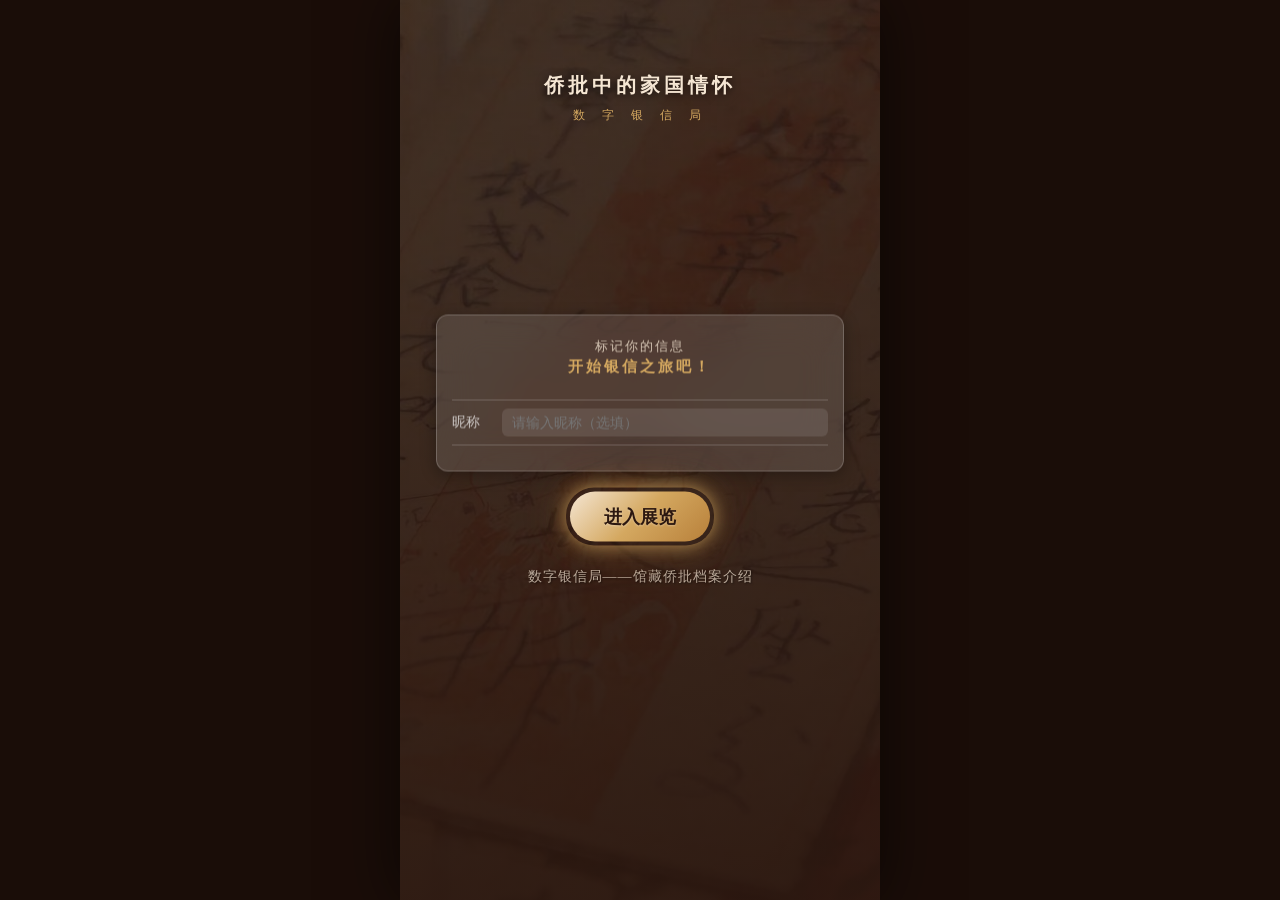
<file: index.html>
<!DOCTYPE html>
<html lang="zh-CN">
<head>
  <meta charset="UTF-8">
  <meta name="viewport" content="width=device-width, initial-scale=1.0, maximum-scale=1.0, user-scalable=no">
  <title>侨批中的家国情怀 · 数字银信局</title>
  <link rel="stylesheet" href="css/style.css">
</head>
<body data-page="index">
  <div class="stage">
    <div class="page-root">

      <!-- 流动背景 + 水波纹 -->
      <div class="bg-layer">
        <img class="bg-image" src="images/P000.jpg" alt="">
        <div class="bg-mask"></div>
      </div>

      <!-- 标题 -->
      <div class="title-area">
        <span class="title-main">侨批中的家国情怀</span>
        <span class="title-sub">数 字 银 信 局</span>
      </div>

      <!-- 交互区 -->
      <div class="main-area">
        <div class="userinfo">
          <div class="userinfo-guide">
            <span class="guide-text">标记你的信息</span>
            <span class="guide-text guide-em">开始银信之旅吧！</span>
          </div>
          <div class="nickname-wrapper">
            <span class="nickname-label">昵称</span>
            <input class="nickname-input" type="text" placeholder="请输入昵称（选填）" maxlength="12">
          </div>
        </div>

        <button class="enter-btn">
          <span class="enter-btn-text">进入展览</span>
          <span class="enter-btn-glow"></span>
        </button>

        <div class="usermotto">
          <span class="user-motto">数字银信局——馆藏侨批档案介绍</span>
        </div>
      </div>

      <!-- 信封弹窗 -->
      <div class="envelope-overlay">
        <div class="envelope-card">
          <div class="envelope-close">✕</div>
          <div class="envelope-stamp">
            <img class="envelope-avatar" src="data:image/svg+xml,%3Csvg xmlns='http://www.w3.org/2000/svg' width='120' height='120'%3E%3Crect width='120' height='120' fill='%23d4a860'/%3E%3Ccircle cx='60' cy='46' r='22' fill='%23fff'/%3E%3Cpath d='M20 110 Q60 70 100 110' fill='%23fff'/%3E%3C/svg%3E" alt="">
          </div>
          <span class="envelope-name">访客</span>
          <div class="envelope-divider"></div>
          <span class="envelope-welcome">欢迎参观</span>
          <span class="envelope-visitor">您是第 <span class="envelope-num">0001</span> 号游客</span>
          <div class="envelope-seal">
            <span class="envelope-seal-text">侨批</span>
          </div>
          <a href="catalog.html" class="envelope-enter">开启展览</a>
        </div>
      </div>

    </div>
  </div>
  <script src="js/main.js"></script>
</body>
</html>
</file>
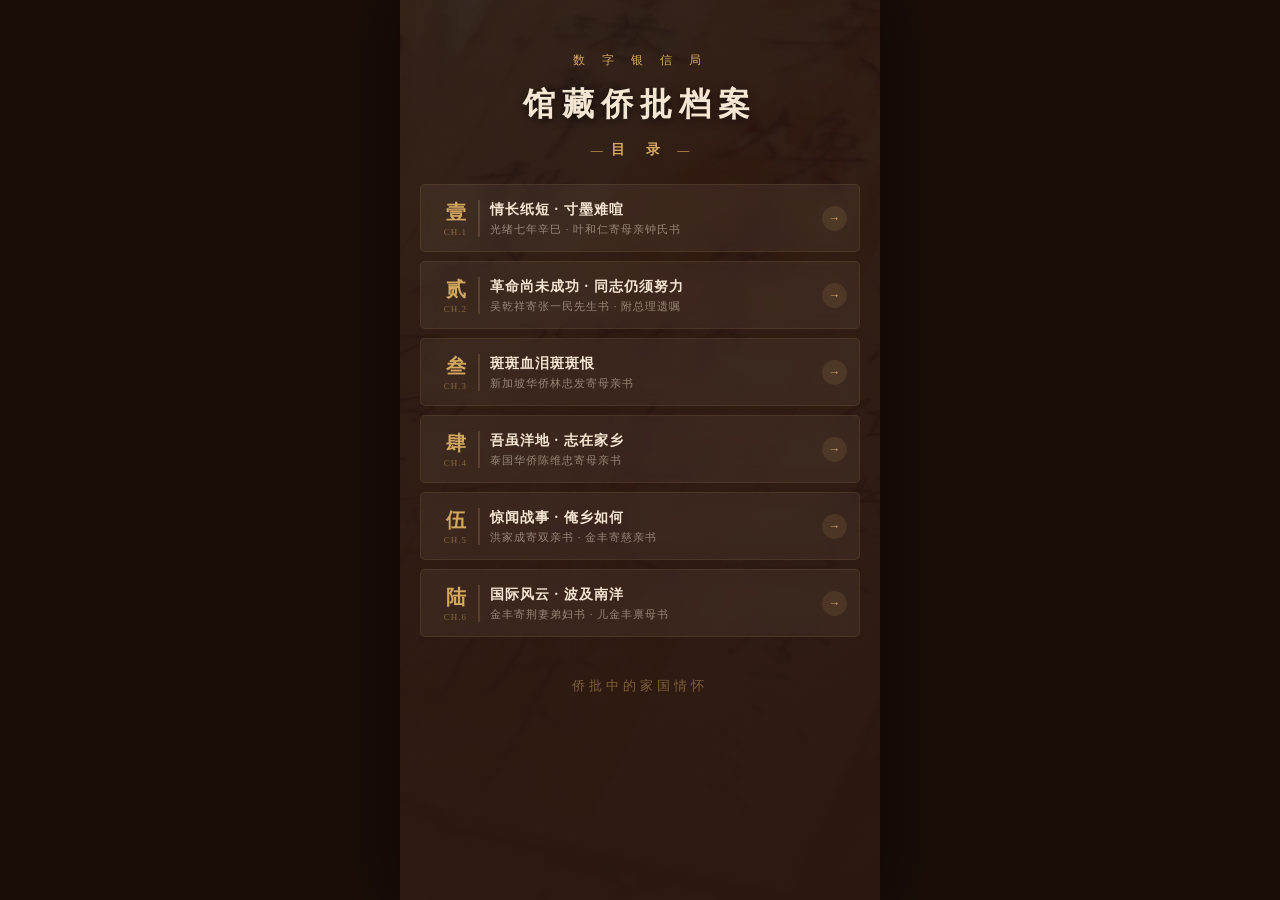
<file: catalog.html>
<!DOCTYPE html>
<html lang="zh-CN">
<head>
  <meta charset="UTF-8">
  <meta name="viewport" content="width=device-width, initial-scale=1.0, maximum-scale=1.0, user-scalable=no">
  <title>馆藏侨批档案 · 目录</title>
  <link rel="stylesheet" href="css/style.css">
</head>
<body data-page="catalog">
  <div class="stage">
    <div class="catalog-page">

      <div class="catalog-bg">
        <img class="catalog-bg-img" src="images/P000.jpg" alt="">
        <div class="catalog-bg-mask"></div>
      </div>

      <div class="catalog-content">
        <div class="catalog-hero">
          <span class="catalog-subtitle">数 字 银 信 局</span>
          <span class="catalog-title">馆藏侨批档案</span>
          <div class="catalog-hero-line">
            <span class="catalog-hero-dash">—</span>
            <span class="catalog-hero-text">目  录</span>
            <span class="catalog-hero-dash">—</span>
          </div>
        </div>

        <div class="catalog-list">
          <a class="catalog-item" href="chapter1.html">
            <div class="catalog-item-num">
              <span class="catalog-num-cn">壹</span>
              <span class="catalog-num-en">CH.1</span>
            </div>
            <div class="catalog-item-body">
              <span class="catalog-item-title">情长纸短 · 寸墨难喧</span>
              <span class="catalog-item-sub">光绪七年辛巳 · 叶和仁寄母亲钟氏书</span>
            </div>
            <div class="catalog-item-arrow"><span class="arrow-icon">→</span></div>
          </a>

          <a class="catalog-item" href="chapter2.html">
            <div class="catalog-item-num">
              <span class="catalog-num-cn">贰</span>
              <span class="catalog-num-en">CH.2</span>
            </div>
            <div class="catalog-item-body">
              <span class="catalog-item-title">革命尚未成功 · 同志仍须努力</span>
              <span class="catalog-item-sub">吴乾祥寄张一民先生书 · 附总理遗嘱</span>
            </div>
            <div class="catalog-item-arrow"><span class="arrow-icon">→</span></div>
          </a>

          <a class="catalog-item" href="chapter3.html">
            <div class="catalog-item-num">
              <span class="catalog-num-cn">叁</span>
              <span class="catalog-num-en">CH.3</span>
            </div>
            <div class="catalog-item-body">
              <span class="catalog-item-title">斑斑血泪斑斑恨</span>
              <span class="catalog-item-sub">新加坡华侨林忠发寄母亲书</span>
            </div>
            <div class="catalog-item-arrow"><span class="arrow-icon">→</span></div>
          </a>

          <a class="catalog-item" href="chapter4.html">
            <div class="catalog-item-num">
              <span class="catalog-num-cn">肆</span>
              <span class="catalog-num-en">CH.4</span>
            </div>
            <div class="catalog-item-body">
              <span class="catalog-item-title">吾虽洋地 · 志在家乡</span>
              <span class="catalog-item-sub">泰国华侨陈维忠寄母亲书</span>
            </div>
            <div class="catalog-item-arrow"><span class="arrow-icon">→</span></div>
          </a>

          <a class="catalog-item" href="chapter5.html">
            <div class="catalog-item-num">
              <span class="catalog-num-cn">伍</span>
              <span class="catalog-num-en">CH.5</span>
            </div>
            <div class="catalog-item-body">
              <span class="catalog-item-title">惊闻战事 · 俺乡如何</span>
              <span class="catalog-item-sub">洪家成寄双亲书 · 金丰寄慈亲书</span>
            </div>
            <div class="catalog-item-arrow"><span class="arrow-icon">→</span></div>
          </a>

          <a class="catalog-item" href="chapter6.html">
            <div class="catalog-item-num">
              <span class="catalog-num-cn">陆</span>
              <span class="catalog-num-en">CH.6</span>
            </div>
            <div class="catalog-item-body">
              <span class="catalog-item-title">国际风云 · 波及南洋</span>
              <span class="catalog-item-sub">金丰寄荆妻弟妇书 · 儿金丰禀母书</span>
            </div>
            <div class="catalog-item-arrow"><span class="arrow-icon">→</span></div>
          </a>
        </div>

        <div class="catalog-footer">
          <span class="catalog-footer-quote">侨批中的家国情怀</span>
        </div>
      </div>

    </div>
  </div>
  <script src="js/main.js"></script>
</body>
</html>
</file>
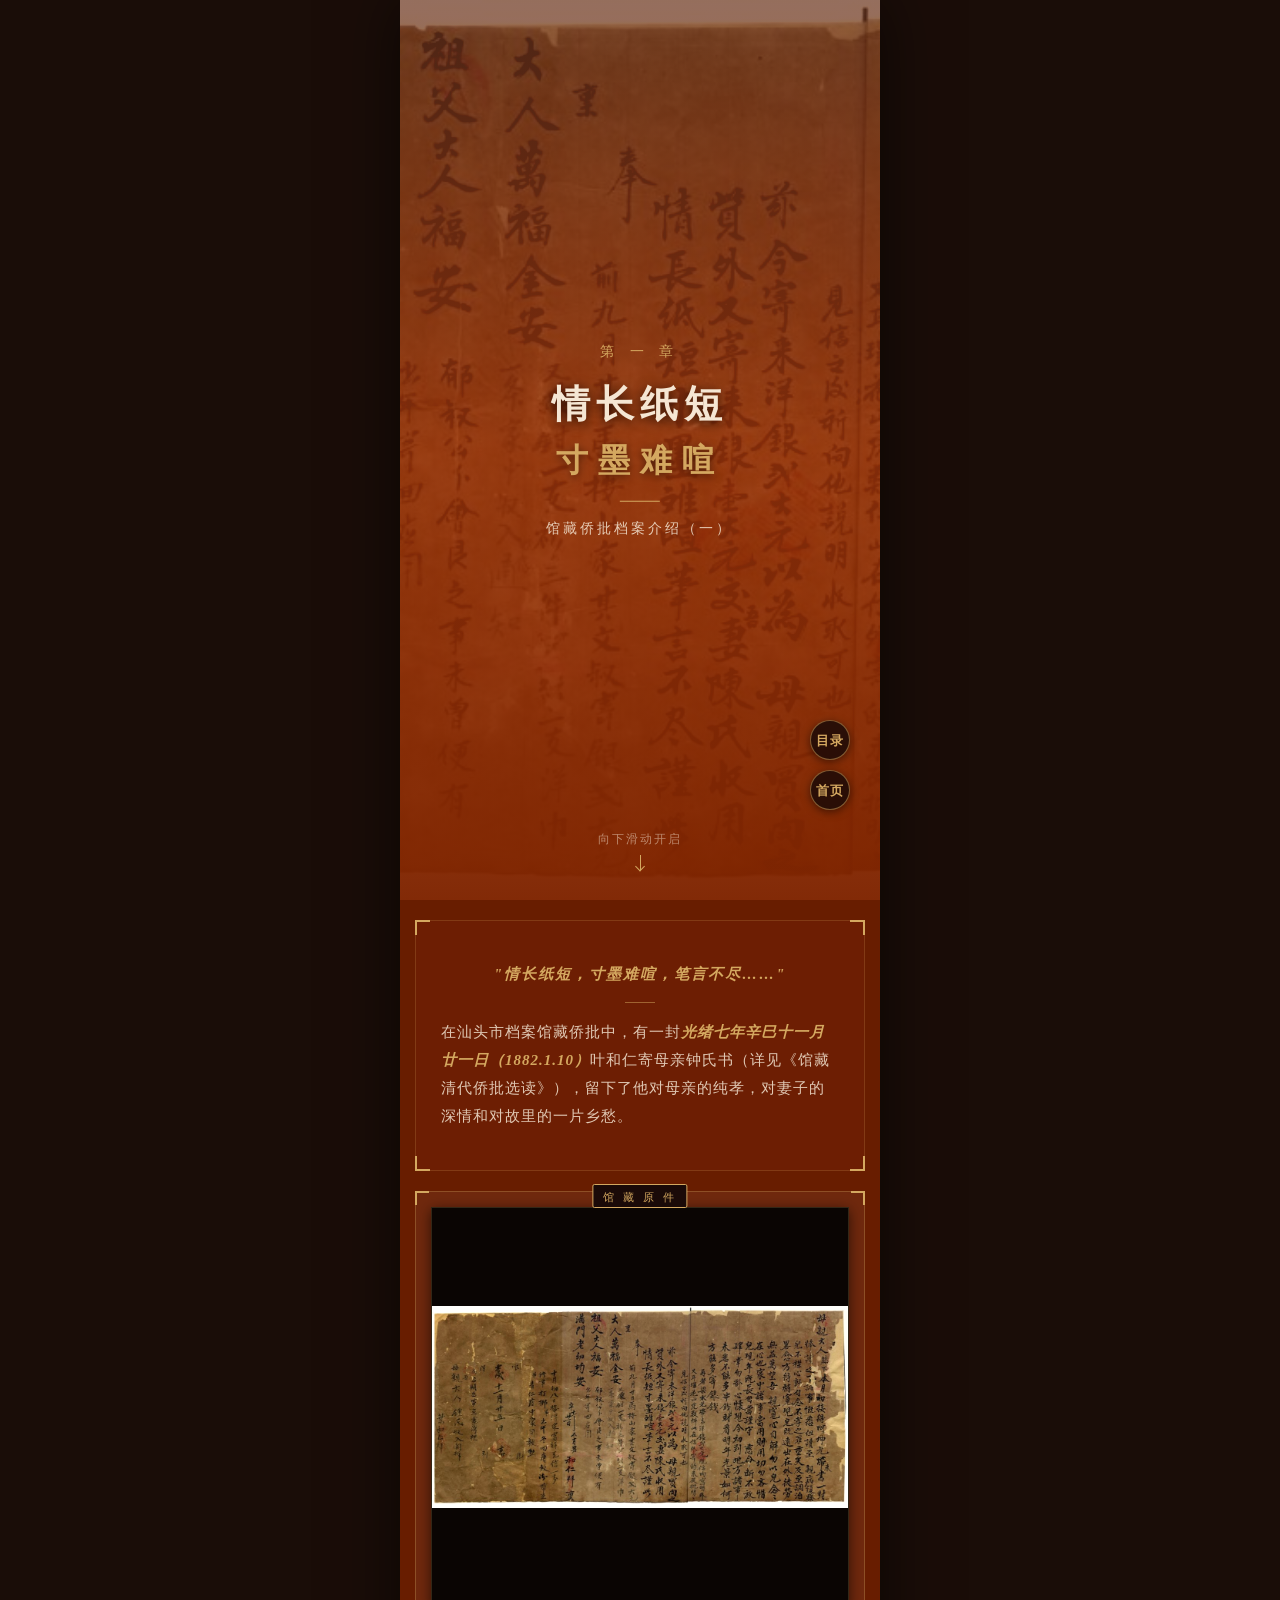
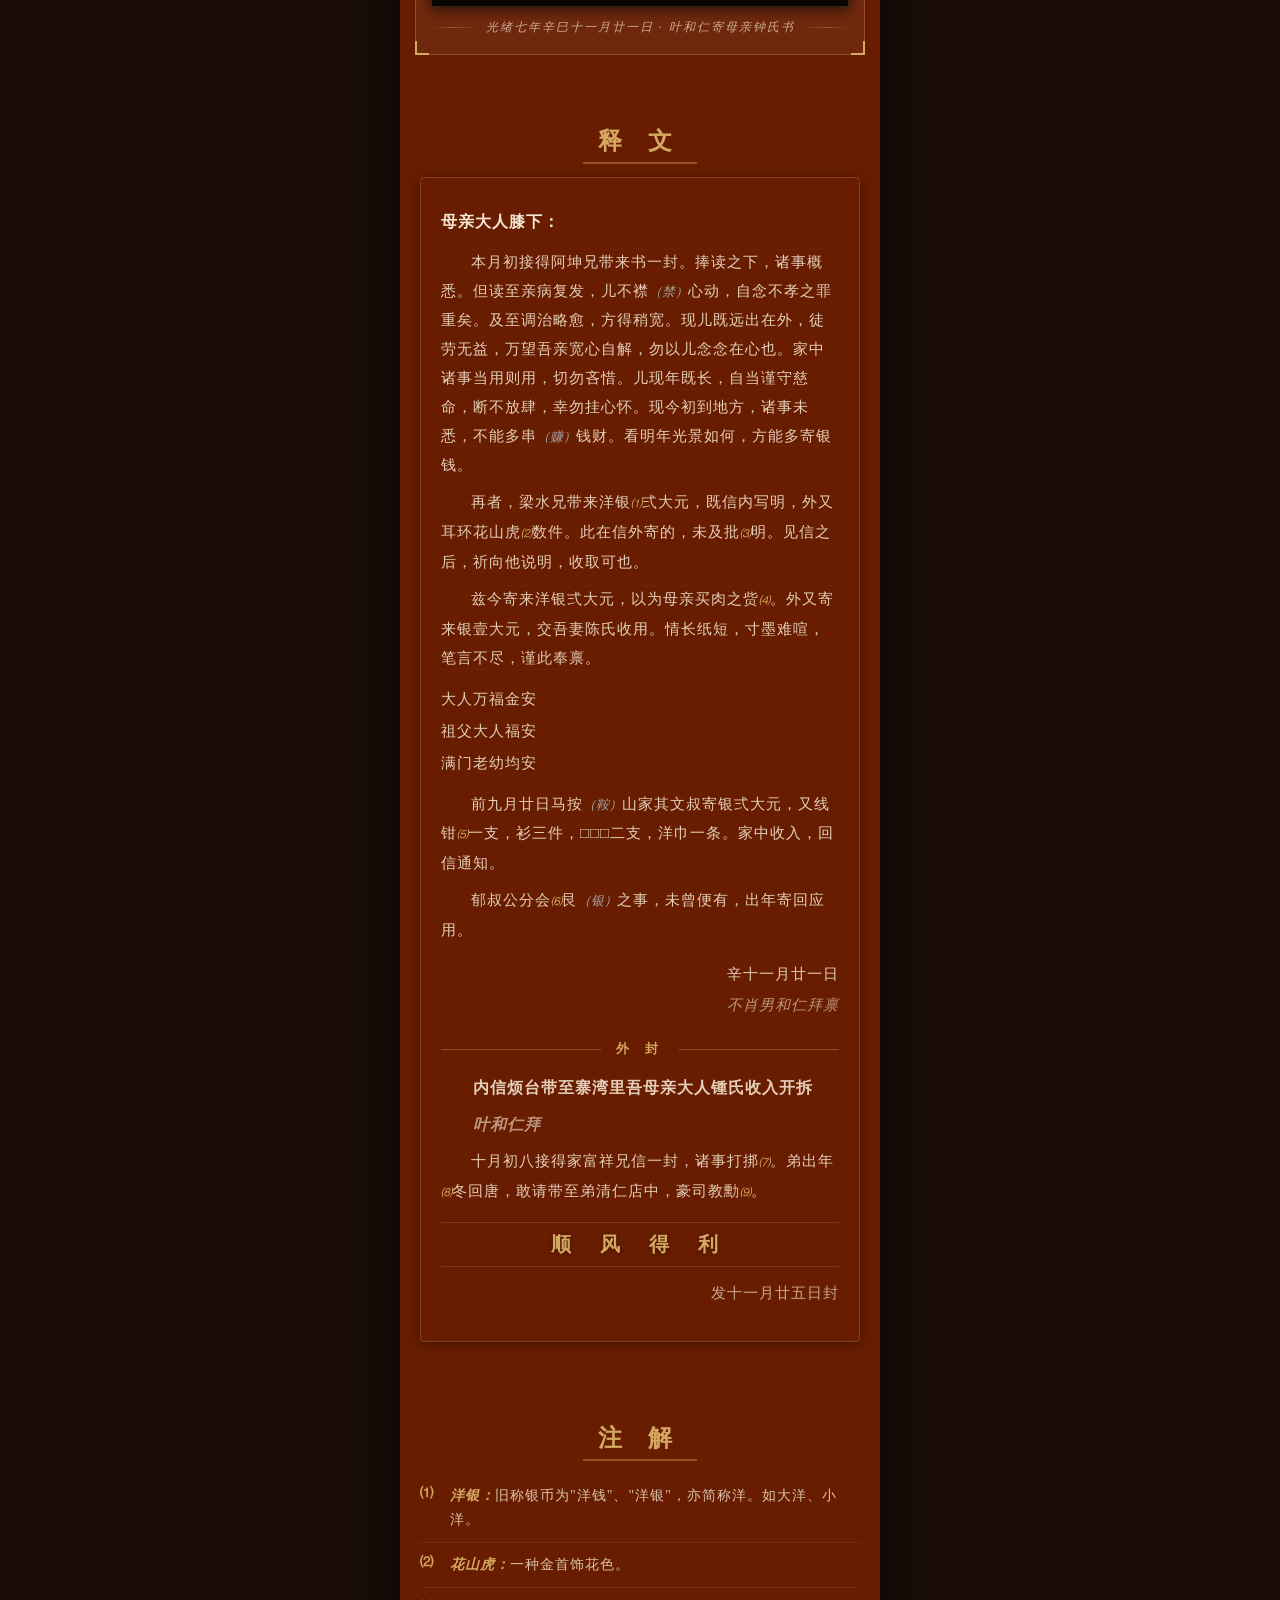
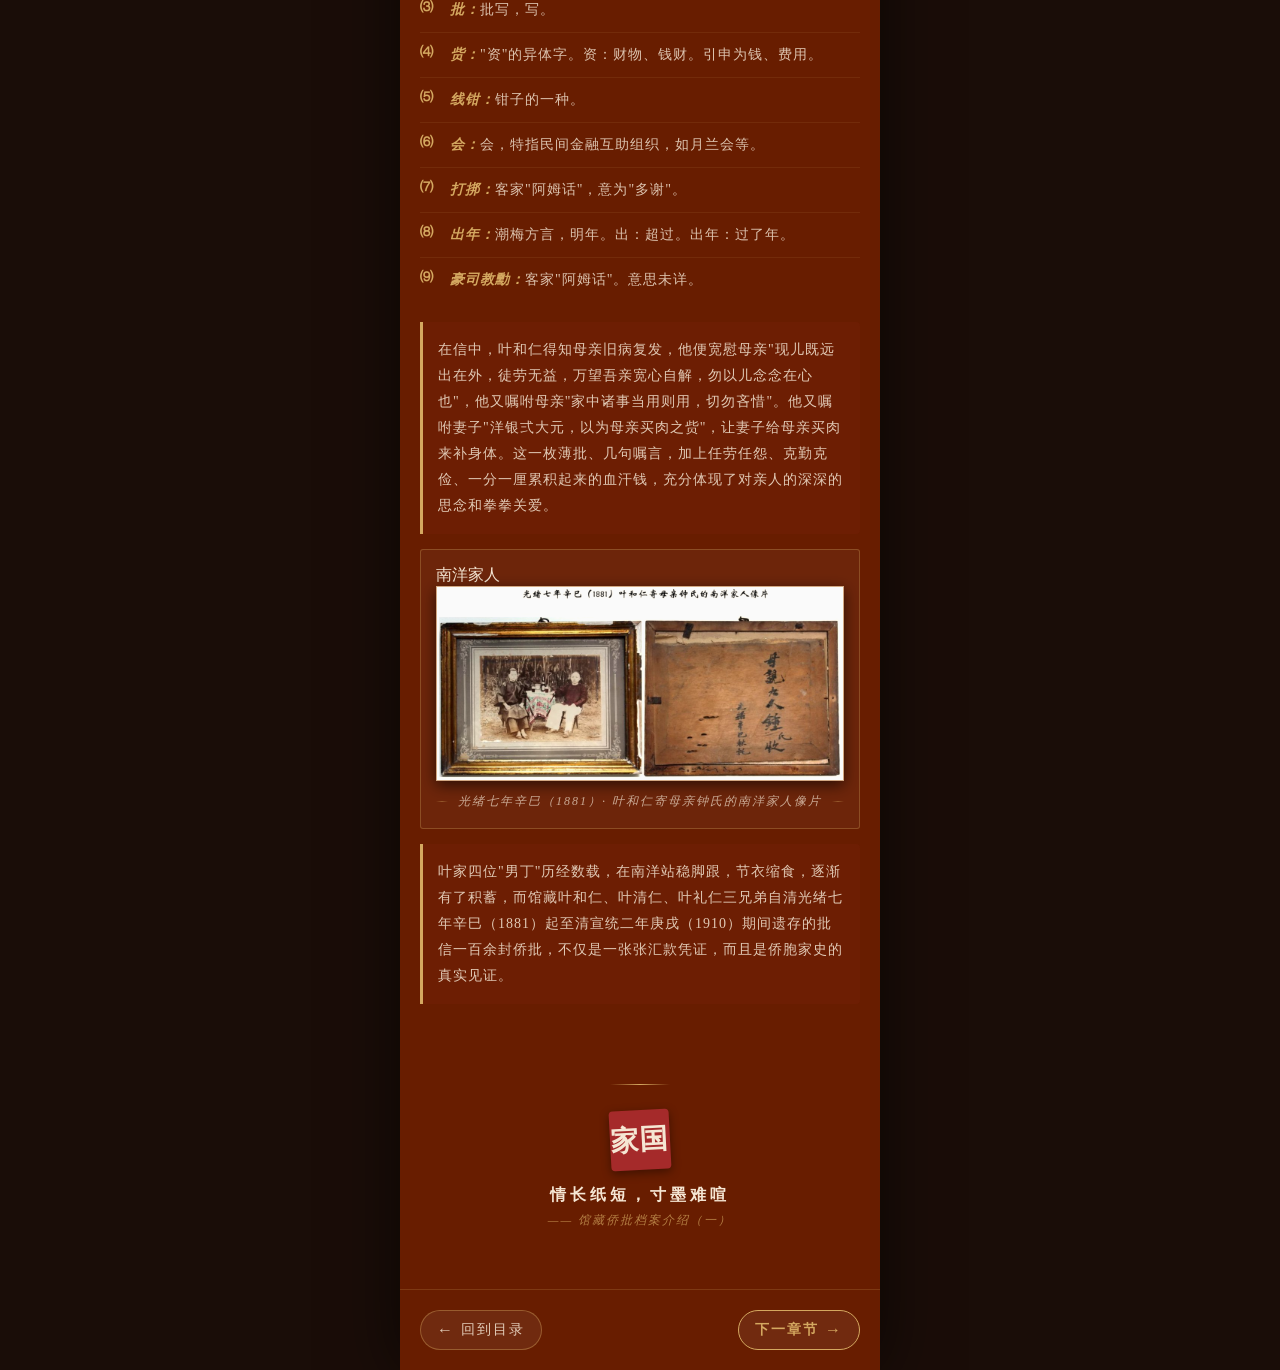
<file: chapter1.html>
<!DOCTYPE html>
<html lang="zh-CN">
<head>
  <meta charset="UTF-8">
  <meta name="viewport" content="width=device-width, initial-scale=1.0, maximum-scale=1.0, user-scalable=no">
  <title>情长纸短 · 寸墨难喧</title>
  <link rel="stylesheet" href="css/style.css">
</head>
<body data-page="chapter" class="ch1">
  <div class="stage">
    <div class="content-page">

      <!-- 悬浮按钮 -->
      <a class="float-catalog" href="catalog.html"><span class="float-catalog-icon">目录</span></a>
      <a class="float-home" href="index.html"><span class="float-home-icon">首页</span></a>

      <!-- Hero 首屏 -->
      <div class="hero-section">
        <img class="hero-image" src="images/P1.jpg" alt="">
        <div class="hero-mask"></div>
        <div class="hero-content">
          <span class="hero-subtitle">第 一 章</span>
          <span class="hero-title">情长纸短</span>
          <span class="hero-title-cn">寸墨难喧</span>
          <div class="hero-divider"></div>
          <span class="hero-desc">馆藏侨批档案介绍（一）</span>
        </div>
        <div class="scroll-hint">
          <span class="scroll-hint-text">向下滑动开启</span>
          <div class="scroll-hint-arrow"></div>
        </div>
      </div>

      <!-- 简介 -->
      <div class="section intro-section">
        <div class="intro-corner corner-tl"></div>
        <div class="intro-corner corner-tr"></div>
        <div class="intro-corner corner-bl"></div>
        <div class="intro-corner corner-br"></div>
        <span class="intro-quote">"情长纸短，寸墨难喧，笔言不尽……"</span>
        <div class="intro-divider"></div>
        <span class="intro-text">
          在汕头市档案馆藏侨批中，有一封<em class="intro-em">光绪七年辛巳十一月廿一日（1882.1.10）</em>叶和仁寄母亲钟氏书（详见《馆藏清代侨批选读》），留下了他对母亲的纯孝，对妻子的深情和对故里的一片乡愁。
        </span>
      </div>

      <!-- 侨批原信图片 -->
      <div class="section archive-section">
        <div class="archive-frame">
          <div class="archive-corner corner-tl"></div>
          <div class="archive-corner corner-tr"></div>
          <div class="archive-corner corner-bl"></div>
          <div class="archive-corner corner-br"></div>
          <div class="archive-tag"><span class="archive-tag-text">馆 藏 原 件</span></div>
          <img class="archive-image" src="images/P1.jpg" alt="">
          <div class="archive-caption">
            <span class="archive-caption-line"></span>
            <span class="archive-caption-text">光绪七年辛巳十一月廿一日 · 叶和仁寄母亲钟氏书</span>
            <span class="archive-caption-line"></span>
          </div>
        </div>
      </div>

      <!-- 释文 -->
      <div class="section letter-section">
        <div class="letter-header"><span class="letter-header-text">释 文</span></div>
        <div class="letter-paper">
          <span class="letter-salute">母亲大人膝下：</span>
          <span class="letter-body">本月初接得阿坤兄带来书一封。捧读之下，诸事概悉。但读至亲病复发，儿不襟<em class="letter-note-ref">（禁）</em>心动，自念不孝之罪重矣。及至调治略愈，方得稍宽。现儿既远出在外，徒劳无益，万望吾亲宽心自解，勿以儿念念在心也。家中诸事当用则用，切勿吝惜。儿现年既长，自当谨守慈命，断不放肆，幸勿挂心怀。现今初到地方，诸事未悉，不能多串<em class="letter-note-ref">（赚）</em>钱财。看明年光景如何，方能多寄银钱。</span>
          <span class="letter-body">再者，梁水兄带来洋银<em class="letter-note-num">⑴</em>弍大元，既信内写明，外又耳环花山虎<em class="letter-note-num">⑵</em>数件。此在信外寄的，未及批<em class="letter-note-num">⑶</em>明。见信之后，祈向他说明，收取可也。</span>
          <span class="letter-body">兹今寄来洋银弍大元，以为母亲买肉之赀<em class="letter-note-num">⑷</em>。外又寄来银壹大元，交吾妻陈氏收用。情长纸短，寸墨难喧，笔言不尽，谨此奉禀。</span>
          <div class="letter-respects">
            <span class="letter-body">大人万福金安</span>
            <span class="letter-body">祖父大人福安</span>
            <span class="letter-body">满门老幼均安</span>
          </div>
          <span class="letter-body">前九月廿日马按<em class="letter-note-ref">（鞍）</em>山家其文叔寄银弍大元，又线钳<em class="letter-note-num">⑸</em>一支，衫三件，□□□二支，洋巾一条。家中收入，回信通知。</span>
          <span class="letter-body">郁叔公分会<em class="letter-note-num">⑹</em>艮<em class="letter-note-ref">（银）</em>之事，未曾便有，出年寄回应用。</span>
          <div class="letter-signature">
            <span class="letter-body">辛十一月廿一日</span>
            <span class="letter-body letter-strike">不肖男和仁拜禀</span>
          </div>
          <div class="letter-separator"><span class="letter-separator-text">外 封</span></div>
          <span class="letter-body envelope-text">内信烦台带至寨湾里吾母亲大人锺氏收入开拆</span>
          <span class="letter-body envelope-text letter-strike">叶和仁拜</span>
          <span class="letter-body">十月初八接得家富祥兄信一封，诸事打挷<em class="letter-note-num">⑺</em>。弟出年<em class="letter-note-num">⑻</em>冬回唐，敢请带至弟清仁店中，豪司教勳<em class="letter-note-num">⑼</em>。</span>
          <div class="letter-auspice"><span class="letter-auspice-text">顺 风 得 利</span></div>
          <span class="letter-body letter-date">发十一月廿五日封</span>
        </div>
      </div>

      <!-- 注解 -->
      <div class="section notes-section">
        <div class="letter-header"><span class="letter-header-text">注 解</span></div>
        <div class="notes-list">
          <div class="note-item"><span class="note-num">⑴</span><span class="note-text"><em class="note-bold">洋银：</em>旧称银币为"洋钱"、"洋银"，亦简称洋。如大洋、小洋。</span></div>
          <div class="note-item"><span class="note-num">⑵</span><span class="note-text"><em class="note-bold">花山虎：</em>一种金首饰花色。</span></div>
          <div class="note-item"><span class="note-num">⑶</span><span class="note-text"><em class="note-bold">批：</em>批写，写。</span></div>
          <div class="note-item"><span class="note-num">⑷</span><span class="note-text"><em class="note-bold">赀：</em>"资"的异体字。资：财物、钱财。引申为钱、费用。</span></div>
          <div class="note-item"><span class="note-num">⑸</span><span class="note-text"><em class="note-bold">线钳：</em>钳子的一种。</span></div>
          <div class="note-item"><span class="note-num">⑹</span><span class="note-text"><em class="note-bold">会：</em>会，特指民间金融互助组织，如月兰会等。</span></div>
          <div class="note-item"><span class="note-num">⑺</span><span class="note-text"><em class="note-bold">打挷：</em>客家"阿姆话"，意为"多谢"。</span></div>
          <div class="note-item"><span class="note-num">⑻</span><span class="note-text"><em class="note-bold">出年：</em>潮梅方言，明年。出：超过。出年：过了年。</span></div>
          <div class="note-item"><span class="note-num">⑼</span><span class="note-text"><em class="note-bold">豪司教勳：</em>客家"阿姆话"。意思未详。</span></div>
        </div>

        <div class="notes-conclusion">
          <span class="conclusion-text">在信中，叶和仁得知母亲旧病复发，他便宽慰母亲"现儿既远出在外，徒劳无益，万望吾亲宽心自解，勿以儿念念在心也"，他又嘱咐母亲"家中诸事当用则用，切勿吝惜"。他又嘱咐妻子"洋银弍大元，以为母亲买肉之赀"，让妻子给母亲买肉来补身体。这一枚薄批、几句嘱言，加上任劳任怨、克勤克俭、一分一厘累积起来的血汗钱，充分体现了对亲人的深深的思念和拳拳关爱。</span>
        </div>

        <div class="family-section">
          <div class="family-frame">
            <div class="family-tag"><span class="family-tag-text">南洋家人</span></div>
            <img class="family-image" src="images/P1-1.jpg" alt="">
            <div class="family-caption">
              <span class="family-caption-line"></span>
              <span class="family-caption-text">光绪七年辛巳（1881）· 叶和仁寄母亲钟氏的南洋家人像片</span>
              <span class="family-caption-line"></span>
            </div>
          </div>
        </div>

        <div class="notes-conclusion">
          <span class="conclusion-text">叶家四位"男丁"历经数载，在南洋站稳脚跟，节衣缩食，逐渐有了积蓄，而馆藏叶和仁、叶清仁、叶礼仁三兄弟自清光绪七年辛巳（1881）起至清宣统二年庚戌（1910）期间遗存的批信一百余封侨批，不仅是一张张汇款凭证，而且是侨胞家史的真实见证。</span>
        </div>
      </div>

      <!-- 结尾印章 -->
      <div class="footer">
        <div class="footer-divider"></div>
        <div class="footer-seal"><span class="footer-seal-text">家国</span></div>
        <span class="footer-text">情长纸短，寸墨难喧</span>
        <span class="footer-sub">—— 馆藏侨批档案介绍（一）</span>
      </div>

      <!-- 底部导航 -->
      <div class="nav-buttons">
        <a class="nav-btn nav-btn-back" href="catalog.html">
          <span class="nav-btn-icon nav-btn-icon-back">←</span>
          <span class="nav-btn-label">回到目录</span>
        </a>
        <a class="nav-btn nav-btn-next" href="chapter2.html">
          <span class="nav-btn-label">下一章节</span>
          <span class="nav-btn-icon nav-btn-icon-next">→</span>
        </a>
      </div>

    </div>
  </div>
  <script src="js/main.js"></script>
</body>
</html>
</file>
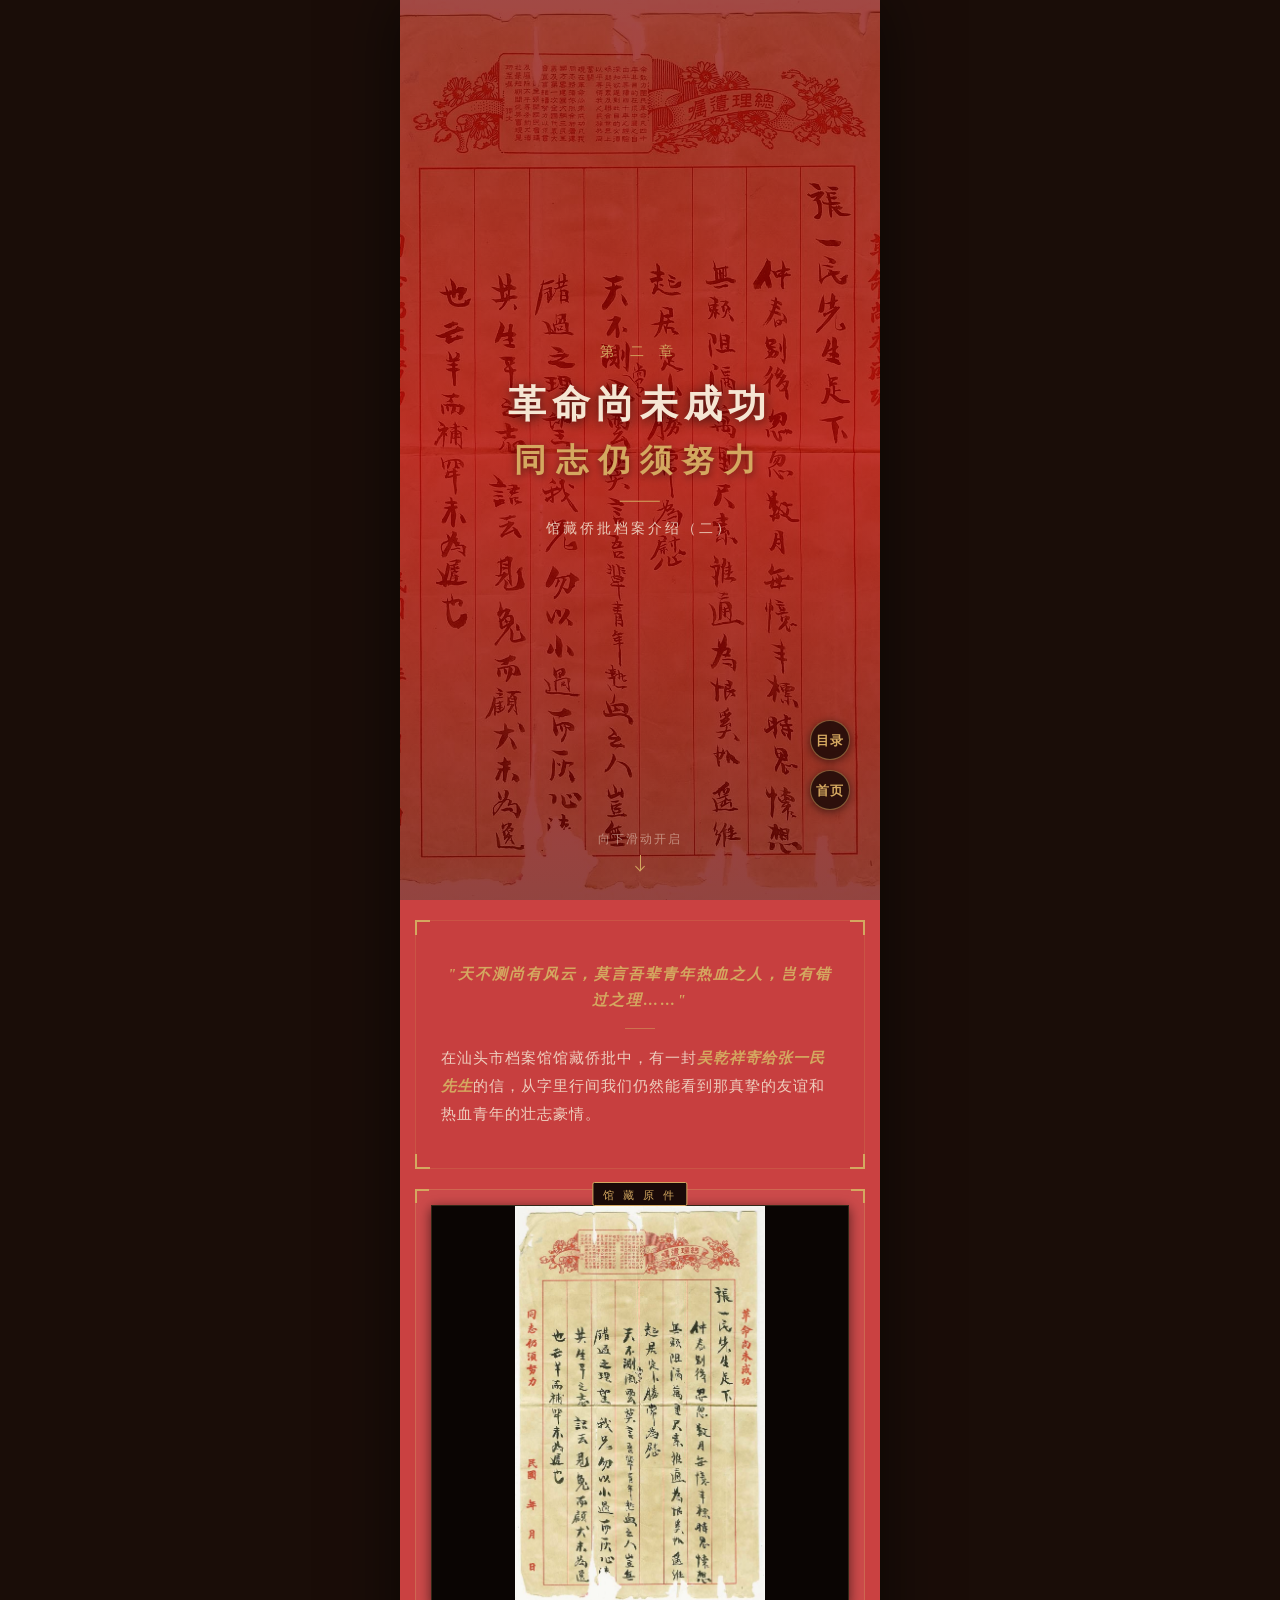
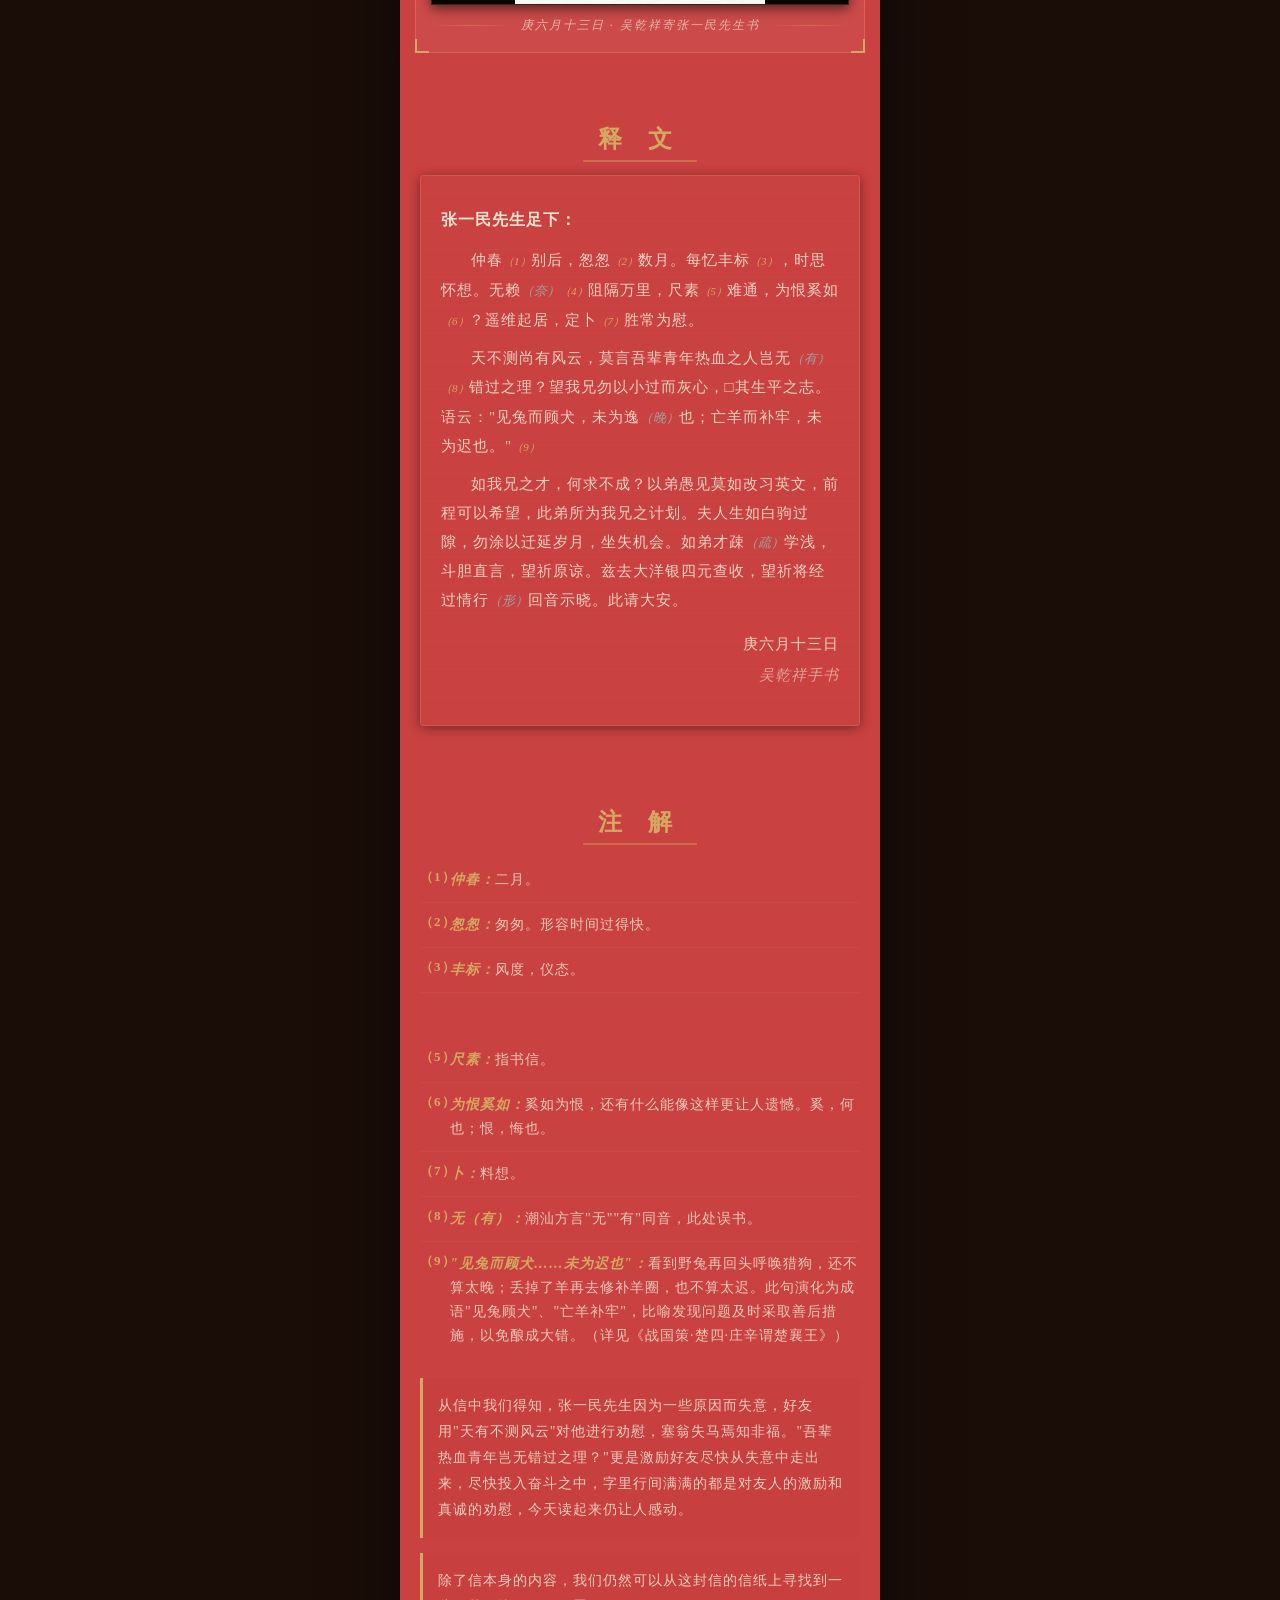
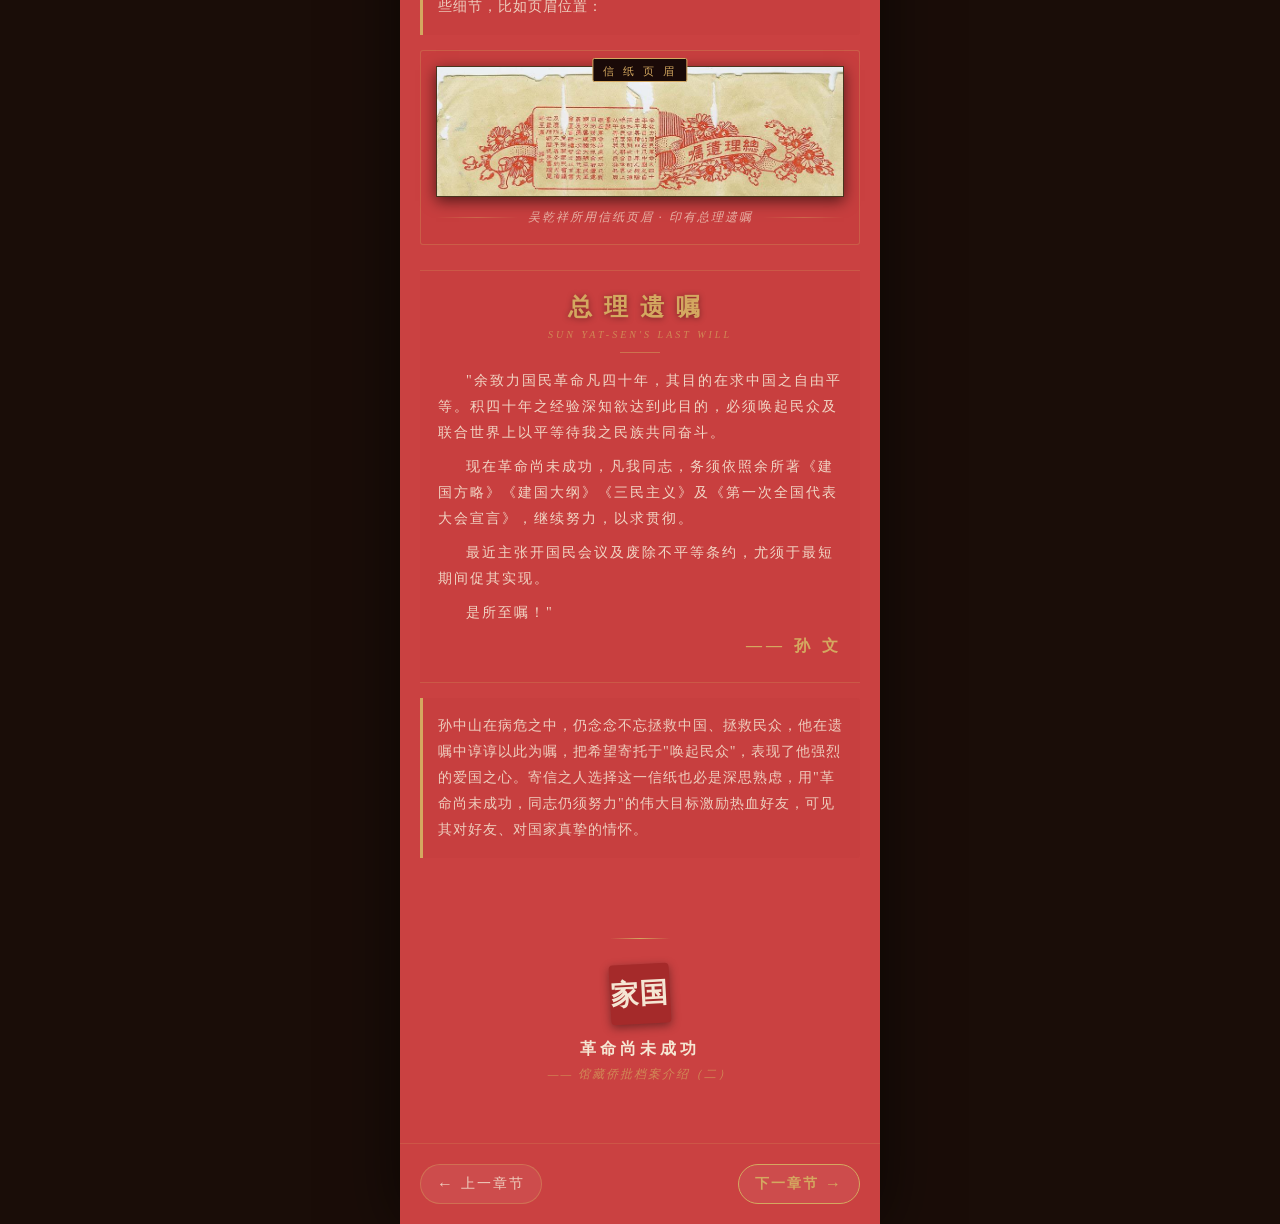
<file: chapter2.html>
<!DOCTYPE html>
<html lang="zh-CN">
<head>
  <meta charset="UTF-8">
  <meta name="viewport" content="width=device-width, initial-scale=1.0, maximum-scale=1.0, user-scalable=no">
  <title>革命尚未成功 · 同志仍须努力</title>
  <link rel="stylesheet" href="css/style.css">
</head>
<body data-page="chapter" class="ch2">
  <div class="stage">
    <div class="content-page">

      <a class="float-catalog" href="catalog.html"><span class="float-catalog-icon">目录</span></a>
      <a class="float-home" href="index.html"><span class="float-home-icon">首页</span></a>

      <div class="hero-section">
        <img class="hero-image" src="images/P2-1.jpg" alt="">
        <div class="hero-mask"></div>
        <div class="hero-content">
          <span class="hero-subtitle">第 二 章</span>
          <span class="hero-title">革命尚未成功</span>
          <span class="hero-title-cn">同志仍须努力</span>
          <div class="hero-divider"></div>
          <span class="hero-desc">馆藏侨批档案介绍（二）</span>
        </div>
        <div class="scroll-hint">
          <span class="scroll-hint-text">向下滑动开启</span>
          <div class="scroll-hint-arrow"></div>
        </div>
      </div>

      <div class="section intro-section">
        <div class="intro-corner corner-tl"></div>
        <div class="intro-corner corner-tr"></div>
        <div class="intro-corner corner-bl"></div>
        <div class="intro-corner corner-br"></div>
        <span class="intro-quote">"天不测尚有风云，莫言吾辈青年热血之人，岂有错过之理……"</span>
        <div class="intro-divider"></div>
        <span class="intro-text">
          在汕头市档案馆馆藏侨批中，有一封<em class="intro-em">吴乾祥寄给张一民先生</em>的信，从字里行间我们仍然能看到那真挚的友谊和热血青年的壮志豪情。
        </span>
      </div>

      <div class="section archive-section">
        <div class="archive-frame">
          <div class="archive-corner corner-tl"></div>
          <div class="archive-corner corner-tr"></div>
          <div class="archive-corner corner-bl"></div>
          <div class="archive-corner corner-br"></div>
          <div class="archive-tag"><span class="archive-tag-text">馆 藏 原 件</span></div>
          <img class="archive-image" src="images/P2-1.jpg" alt="">
          <div class="archive-caption">
            <span class="archive-caption-line"></span>
            <span class="archive-caption-text">庚六月十三日 · 吴乾祥寄张一民先生书</span>
            <span class="archive-caption-line"></span>
          </div>
        </div>
      </div>

      <div class="section letter-section">
        <div class="letter-header"><span class="letter-header-text">释 文</span></div>
        <div class="letter-paper">
          <span class="letter-salute">张一民先生足下：</span>
          <span class="letter-body">仲春<em class="letter-note-num">（1）</em>别后，怱怱<em class="letter-note-num">（2）</em>数月。每忆丰标<em class="letter-note-num">（3）</em>，时思怀想。无赖<em class="letter-note-ref">（奈）</em><em class="letter-note-num">（4）</em>阻隔万里，尺素<em class="letter-note-num">（5）</em>难通，为恨奚如<em class="letter-note-num">（6）</em>？遥维起居，定卜<em class="letter-note-num">（7）</em>胜常为慰。</span>
          <span class="letter-body">天不测尚有风云，莫言吾辈青年热血之人岂无<em class="letter-note-ref">（有）</em><em class="letter-note-num">（8）</em>错过之理？望我兄勿以小过而灰心，□其生平之志。语云："见兔而顾犬，未为逸<em class="letter-note-ref">（晚）</em>也；亡羊而补牢，未为迟也。"<em class="letter-note-num">（9）</em></span>
          <span class="letter-body">如我兄之才，何求不成？以弟愚见莫如改习英文，前程可以希望，此弟所为我兄之计划。夫人生如白驹过隙，勿涂以迁延岁月，坐失机会。如弟才疎<em class="letter-note-ref">（疏）</em>学浅，斗胆直言，望祈原谅。兹去大洋银四元查收，望祈将经过情行<em class="letter-note-ref">（形）</em>回音示晓。此请大安。</span>
          <div class="letter-signature">
            <span class="letter-body">庚六月十三日</span>
            <span class="letter-body letter-strike">吴乾祥手书</span>
          </div>
        </div>
      </div>

      <div class="section notes-section">
        <div class="letter-header"><span class="letter-header-text">注 解</span></div>
        <div class="notes-list">
          <div class="note-item"><span class="note-num">（1）</span><span class="note-text"><em class="note-bold">仲春：</em>二月。</span></div>
          <div class="note-item"><span class="note-num">（2）</span><span class="note-text"><em class="note-bold">怱怱：</em>匆匆。形容时间过得快。</span></div>
          <div class="note-item"><span class="note-num">（3）</span><span class="note-text"><em class="note-bold">丰标：</em>风度，仪态。</span></div>
          <div class="note-item"><span class="note-num">（4）</span><span class="note-text"><em class="note-bold">无赖（奈）：</em>潮汕方言"赖""奈"同音，此处误书。</span></div>
          <div class="note-item"><span class="note-num">（5）</span><span class="note-text"><em class="note-bold">尺素：</em>指书信。</span></div>
          <div class="note-item"><span class="note-num">（6）</span><span class="note-text"><em class="note-bold">为恨奚如：</em>奚如为恨，还有什么能像这样更让人遗憾。奚，何也；恨，悔也。</span></div>
          <div class="note-item"><span class="note-num">（7）</span><span class="note-text"><em class="note-bold">卜：</em>料想。</span></div>
          <div class="note-item"><span class="note-num">（8）</span><span class="note-text"><em class="note-bold">无（有）：</em>潮汕方言"无""有"同音，此处误书。</span></div>
          <div class="note-item"><span class="note-num">（9）</span><span class="note-text"><em class="note-bold">"见兔而顾犬……未为迟也"：</em>看到野兔再回头呼唤猎狗，还不算太晚；丢掉了羊再去修补羊圈，也不算太迟。此句演化为成语"见兔顾犬"、"亡羊补牢"，比喻发现问题及时采取善后措施，以免酿成大错。（详见《战国策·楚四·庄辛谓楚襄王》）</span></div>
        </div>

        <div class="notes-conclusion">
          <span class="conclusion-text">从信中我们得知，张一民先生因为一些原因而失意，好友用"天有不测风云"对他进行劝慰，塞翁失马焉知非福。"吾辈热血青年岂无错过之理？"更是激励好友尽快从失意中走出来，尽快投入奋斗之中，字里行间满满的都是对友人的激励和真诚的劝慰，今天读起来仍让人感动。</span>
        </div>

        <div class="notes-conclusion">
          <span class="conclusion-text">除了信本身的内容，我们仍然可以从这封信的信纸上寻找到一些细节，比如页眉位置：</span>
        </div>

        <div class="testament-section">
          <div class="testament-frame">
            <div class="testament-tag"><span class="testament-tag-text">信 纸 页 眉</span></div>
            <img class="testament-image" src="images/P2-3.jpg" alt="">
            <div class="testament-caption">
              <span class="testament-caption-line"></span>
              <span class="testament-caption-text">吴乾祥所用信纸页眉 · 印有总理遗嘱</span>
              <span class="testament-caption-line"></span>
            </div>
          </div>
        </div>

        <div class="testament-text-section">
          <div class="testament-title">
            <span class="testament-title-cn">总理遗嘱</span>
            <span class="testament-title-en">SUN YAT-SEN'S LAST WILL</span>
          </div>
          <div class="testament-divider"></div>
          <span class="testament-body">"余致力国民革命凡四十年，其目的在求中国之自由平等。积四十年之经验深知欲达到此目的，必须唤起民众及联合世界上以平等待我之民族共同奋斗。</span>
          <span class="testament-body">现在革命尚未成功，凡我同志，务须依照余所著《建国方略》《建国大纲》《三民主义》及《第一次全国代表大会宣言》，继续努力，以求贯彻。</span>
          <span class="testament-body">最近主张开国民会议及废除不平等条约，尤须于最短期间促其实现。</span>
          <span class="testament-body">是所至嘱！"</span>
          <div class="testament-signature"><span class="testament-signature-text">—— 孙 文</span></div>
        </div>

        <div class="notes-conclusion">
          <span class="conclusion-text">孙中山在病危之中，仍念念不忘拯救中国、拯救民众，他在遗嘱中谆谆以此为嘱，把希望寄托于"唤起民众"，表现了他强烈的爱国之心。寄信之人选择这一信纸也必是深思熟虑，用"革命尚未成功，同志仍须努力"的伟大目标激励热血好友，可见其对好友、对国家真挚的情怀。</span>
        </div>
      </div>

      <div class="footer">
        <div class="footer-divider"></div>
        <div class="footer-seal"><span class="footer-seal-text">家国</span></div>
        <span class="footer-text">革命尚未成功</span>
        <span class="footer-sub">—— 馆藏侨批档案介绍（二）</span>
      </div>

      <div class="nav-buttons">
        <a class="nav-btn nav-btn-back" href="chapter1.html">
          <span class="nav-btn-icon nav-btn-icon-back">←</span>
          <span class="nav-btn-label">上一章节</span>
        </a>
        <a class="nav-btn nav-btn-next" href="chapter3.html">
          <span class="nav-btn-label">下一章节</span>
          <span class="nav-btn-icon nav-btn-icon-next">→</span>
        </a>
      </div>

    </div>
  </div>
  <script src="js/main.js"></script>
</body>
</html>
</file>
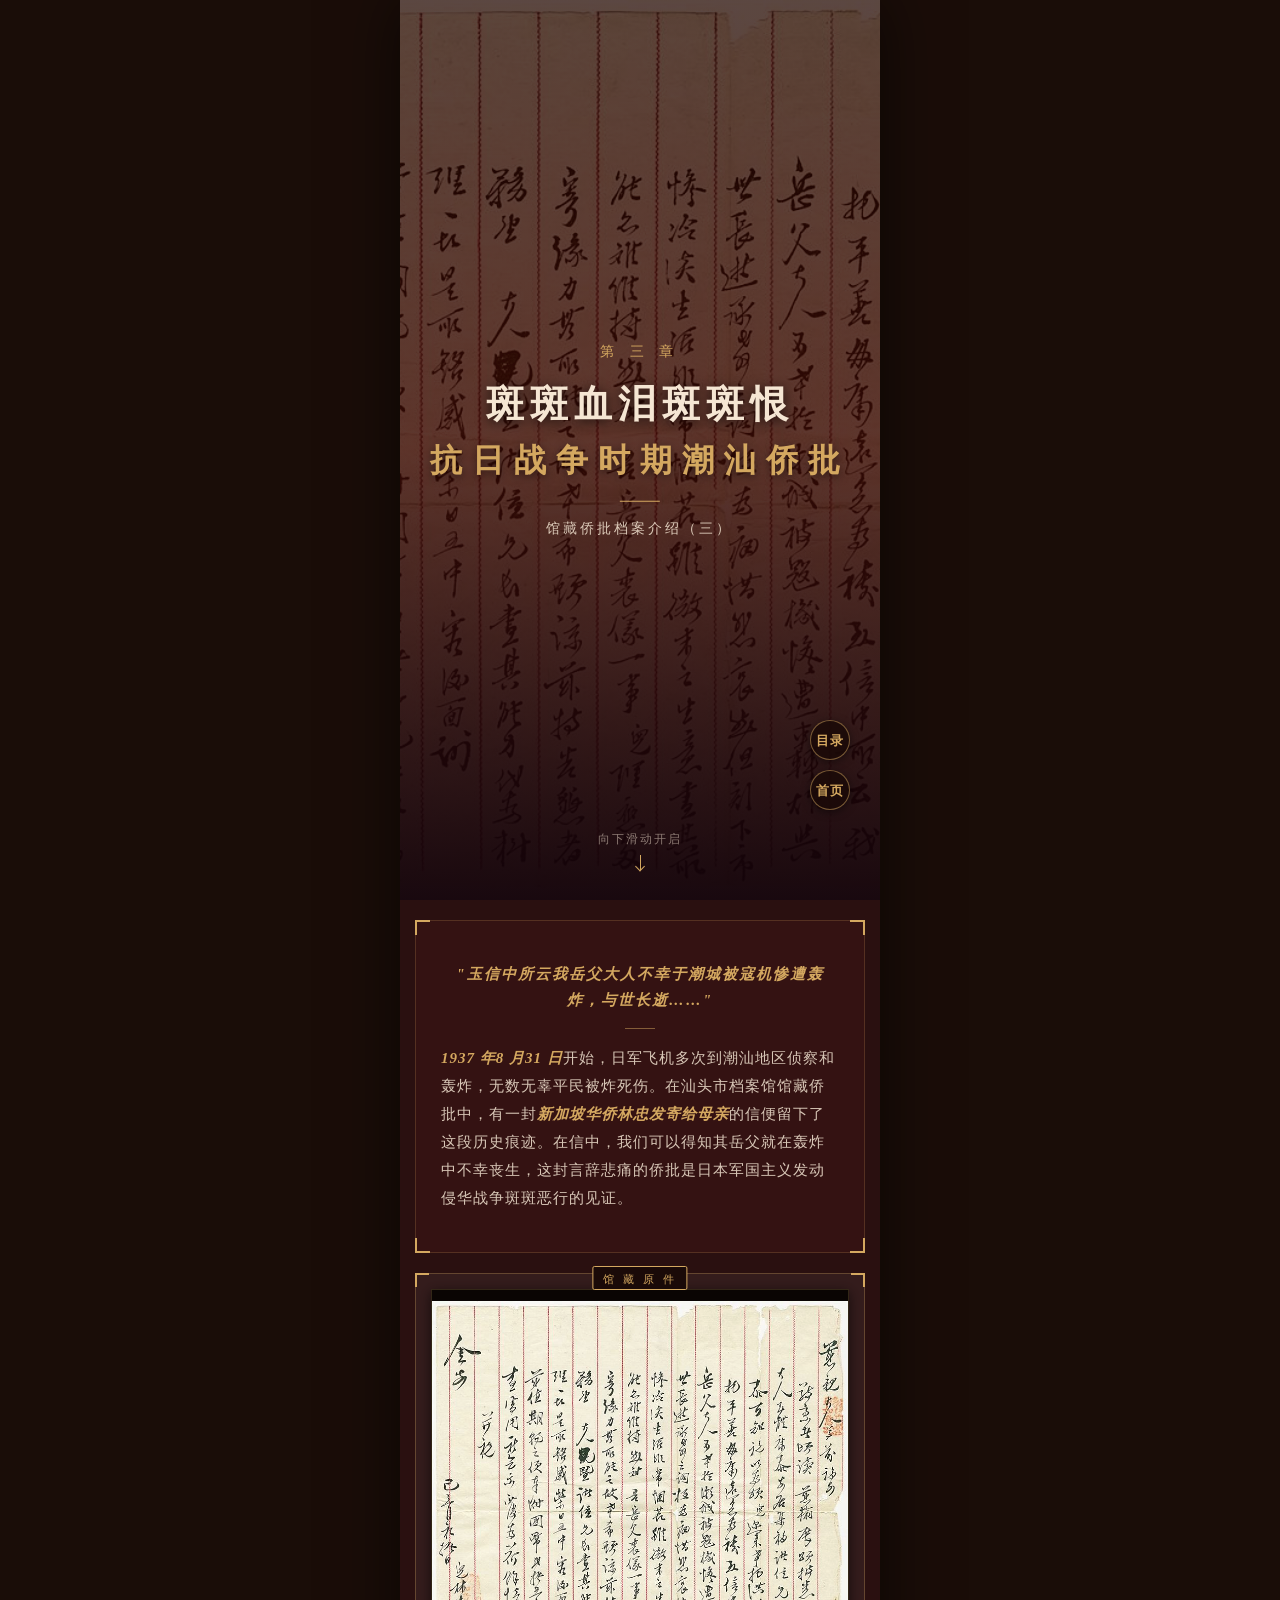
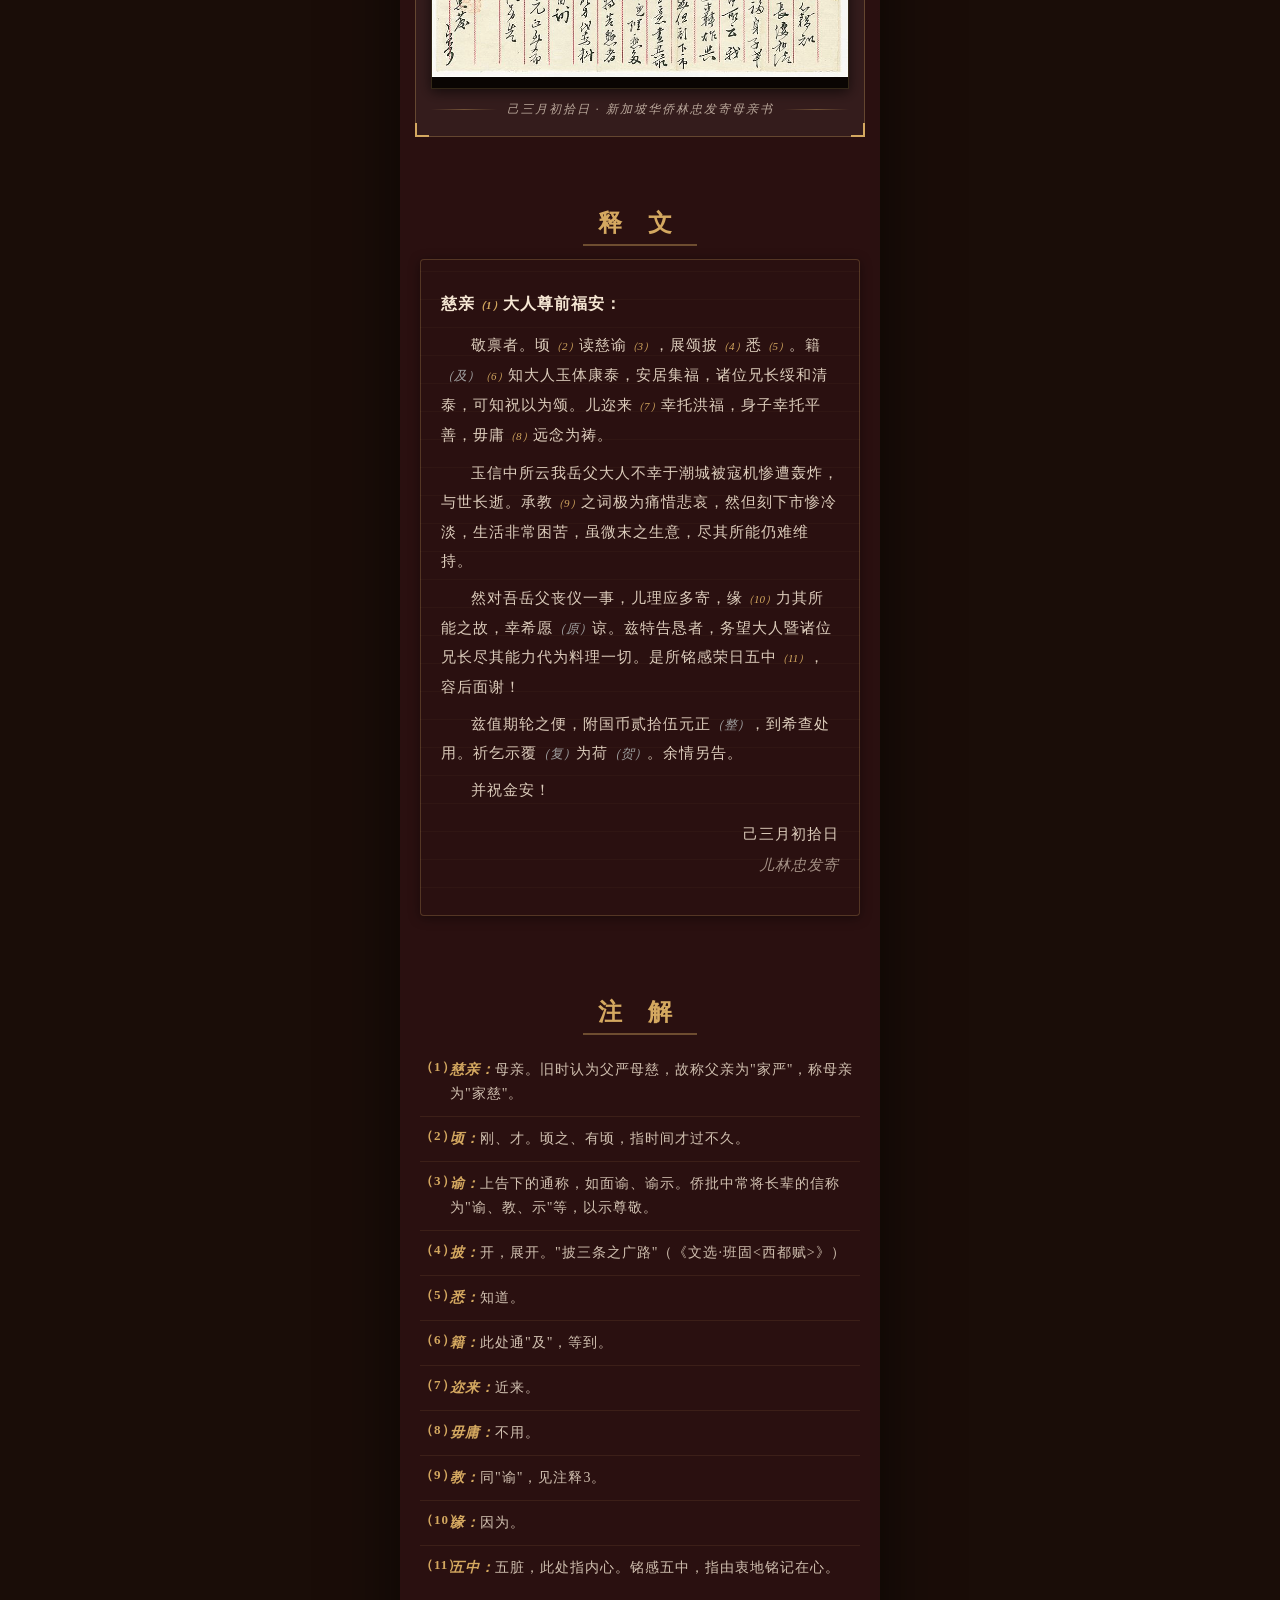
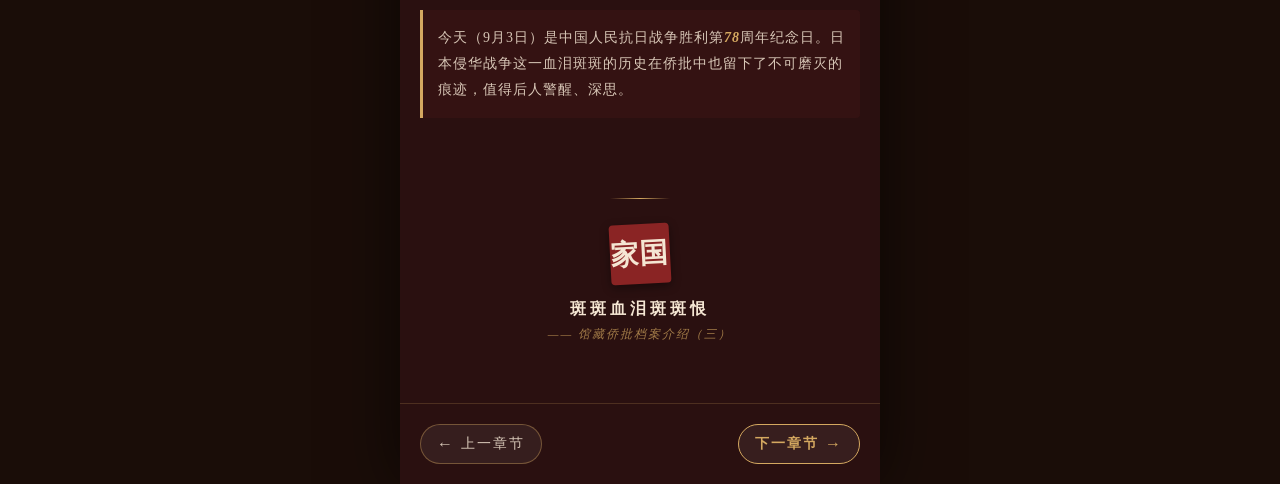
<file: chapter3.html>
<!DOCTYPE html>
<html lang="zh-CN">
<head>
  <meta charset="UTF-8">
  <meta name="viewport" content="width=device-width, initial-scale=1.0, maximum-scale=1.0, user-scalable=no">
  <title>斑斑血泪斑斑恨</title>
  <link rel="stylesheet" href="css/style.css">
</head>
<body data-page="chapter" class="ch3">
  <div class="stage">
    <div class="content-page">

      <a class="float-catalog" href="catalog.html"><span class="float-catalog-icon">目录</span></a>
      <a class="float-home" href="index.html"><span class="float-home-icon">首页</span></a>

      <div class="hero-section">
        <img class="hero-image" src="images/P3-1.jpg" alt="">
        <div class="hero-mask"></div>
        <div class="hero-content">
          <span class="hero-subtitle">第 三 章</span>
          <span class="hero-title">斑斑血泪斑斑恨</span>
          <span class="hero-title-cn">抗日战争时期潮汕侨批</span>
          <div class="hero-divider"></div>
          <span class="hero-desc">馆藏侨批档案介绍（三）</span>
        </div>
        <div class="scroll-hint">
          <span class="scroll-hint-text">向下滑动开启</span>
          <div class="scroll-hint-arrow"></div>
        </div>
      </div>

      <div class="section intro-section">
        <div class="intro-corner corner-tl"></div>
        <div class="intro-corner corner-tr"></div>
        <div class="intro-corner corner-bl"></div>
        <div class="intro-corner corner-br"></div>
        <span class="intro-quote">"玉信中所云我岳父大人不幸于潮城被寇机惨遭轰炸，与世长逝……"</span>
        <div class="intro-divider"></div>
        <span class="intro-text">
          <em class="intro-em">1937 年8 月31 日</em>开始，日军飞机多次到潮汕地区侦察和轰炸，无数无辜平民被炸死伤。在汕头市档案馆馆藏侨批中，有一封<em class="intro-em">新加坡华侨林忠发寄给母亲</em>的信便留下了这段历史痕迹。在信中，我们可以得知其岳父就在轰炸中不幸丧生，这封言辞悲痛的侨批是日本军国主义发动侵华战争斑斑恶行的见证。
        </span>
      </div>

      <div class="section archive-section">
        <div class="archive-frame">
          <div class="archive-corner corner-tl"></div>
          <div class="archive-corner corner-tr"></div>
          <div class="archive-corner corner-bl"></div>
          <div class="archive-corner corner-br"></div>
          <div class="archive-tag"><span class="archive-tag-text">馆 藏 原 件</span></div>
          <img class="archive-image" src="images/P3-1.jpg" alt="">
          <div class="archive-caption">
            <span class="archive-caption-line"></span>
            <span class="archive-caption-text">己三月初拾日 · 新加坡华侨林忠发寄母亲书</span>
            <span class="archive-caption-line"></span>
          </div>
        </div>
      </div>

      <div class="section letter-section">
        <div class="letter-header"><span class="letter-header-text">释 文</span></div>
        <div class="letter-paper">
          <span class="letter-salute">慈亲<em class="letter-note-num">（1）</em>大人尊前福安：</span>
          <span class="letter-body">敬禀者。顷<em class="letter-note-num">（2）</em>读慈谕<em class="letter-note-num">（3）</em>，展颂披<em class="letter-note-num">（4）</em>悉<em class="letter-note-num">（5）</em>。籍<em class="letter-note-ref">（及）</em><em class="letter-note-num">（6）</em>知大人玉体康泰，安居集福，诸位兄长绥和清泰，可知祝以为颂。儿迩来<em class="letter-note-num">（7）</em>幸托洪福，身子幸托平善，毋庸<em class="letter-note-num">（8）</em>远念为祷。</span>
          <span class="letter-body">玉信中所云我岳父大人不幸于潮城被寇机惨遭轰炸，与世长逝。承教<em class="letter-note-num">（9）</em>之词极为痛惜悲哀，然但刻下市惨冷淡，生活非常困苦，虽微末之生意，尽其所能仍难维持。</span>
          <span class="letter-body">然对吾岳父丧仪一事，儿理应多寄，缘<em class="letter-note-num">（10）</em>力其所能之故，幸希愿<em class="letter-note-ref">（原）</em>谅。兹特告恳者，务望大人暨诸位兄长尽其能力代为料理一切。是所铭感荣日五中<em class="letter-note-num">（11）</em>，容后面谢！</span>
          <span class="letter-body">兹值期轮之便，附国币贰拾伍元正<em class="letter-note-ref">（整）</em>，到希查处用。祈乞示覆<em class="letter-note-ref">（复）</em>为荷<em class="letter-note-ref">（贺）</em>。余情另告。</span>
          <span class="letter-body">并祝金安！</span>
          <div class="letter-signature">
            <span class="letter-body">己三月初拾日</span>
            <span class="letter-body letter-strike">儿林忠发寄</span>
          </div>
        </div>
      </div>

      <div class="section notes-section">
        <div class="letter-header"><span class="letter-header-text">注 解</span></div>
        <div class="notes-list">
          <div class="note-item"><span class="note-num">（1）</span><span class="note-text"><em class="note-bold">慈亲：</em>母亲。旧时认为父严母慈，故称父亲为"家严"，称母亲为"家慈"。</span></div>
          <div class="note-item"><span class="note-num">（2）</span><span class="note-text"><em class="note-bold">顷：</em>刚、才。顷之、有顷，指时间才过不久。</span></div>
          <div class="note-item"><span class="note-num">（3）</span><span class="note-text"><em class="note-bold">谕：</em>上告下的通称，如面谕、谕示。侨批中常将长辈的信称为"谕、教、示"等，以示尊敬。</span></div>
          <div class="note-item"><span class="note-num">（4）</span><span class="note-text"><em class="note-bold">披：</em>开，展开。"披三条之广路"（《文选·班固&lt;西都赋&gt;》）</span></div>
          <div class="note-item"><span class="note-num">（5）</span><span class="note-text"><em class="note-bold">悉：</em>知道。</span></div>
          <div class="note-item"><span class="note-num">（6）</span><span class="note-text"><em class="note-bold">籍：</em>此处通"及"，等到。</span></div>
          <div class="note-item"><span class="note-num">（7）</span><span class="note-text"><em class="note-bold">迩来：</em>近来。</span></div>
          <div class="note-item"><span class="note-num">（8）</span><span class="note-text"><em class="note-bold">毋庸：</em>不用。</span></div>
          <div class="note-item"><span class="note-num">（9）</span><span class="note-text"><em class="note-bold">教：</em>同"谕"，见注释3。</span></div>
          <div class="note-item"><span class="note-num">（10）</span><span class="note-text"><em class="note-bold">缘：</em>因为。</span></div>
          <div class="note-item"><span class="note-num">（11）</span><span class="note-text"><em class="note-bold">五中：</em>五脏，此处指内心。铭感五中，指由衷地铭记在心。</span></div>
        </div>

        <div class="notes-conclusion">
          <span class="conclusion-text">今天（9月3日）是中国人民抗日战争胜利第<em class="intro-em">78</em>周年纪念日。日本侵华战争这一血泪斑斑的历史在侨批中也留下了不可磨灭的痕迹，值得后人警醒、深思。</span>
        </div>
      </div>

      <div class="footer">
        <div class="footer-divider"></div>
        <div class="footer-seal"><span class="footer-seal-text">家国</span></div>
        <span class="footer-text">斑斑血泪斑斑恨</span>
        <span class="footer-sub">—— 馆藏侨批档案介绍（三）</span>
      </div>

      <div class="nav-buttons">
        <a class="nav-btn nav-btn-back" href="chapter2.html">
          <span class="nav-btn-icon nav-btn-icon-back">←</span>
          <span class="nav-btn-label">上一章节</span>
        </a>
        <a class="nav-btn nav-btn-next" href="chapter4.html">
          <span class="nav-btn-label">下一章节</span>
          <span class="nav-btn-icon nav-btn-icon-next">→</span>
        </a>
      </div>

    </div>
  </div>
  <script src="js/main.js"></script>
</body>
</html>
</file>
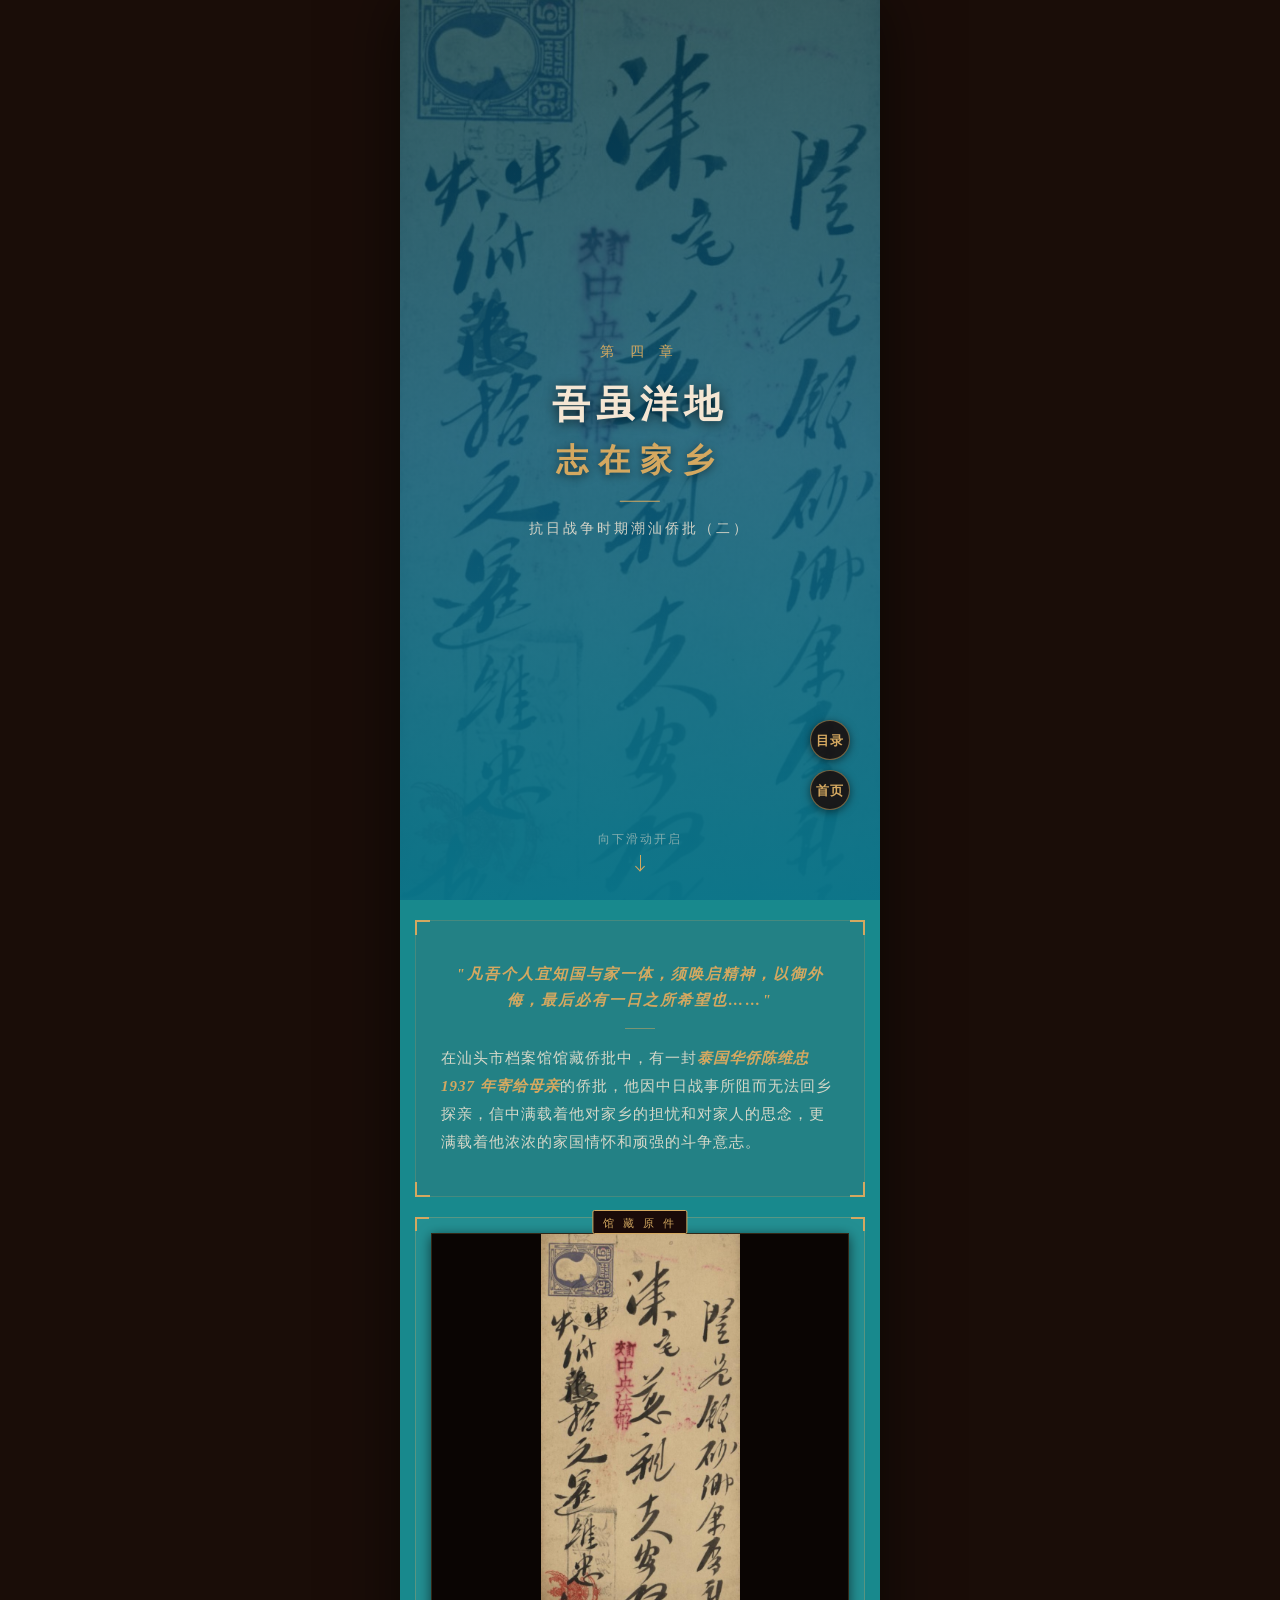
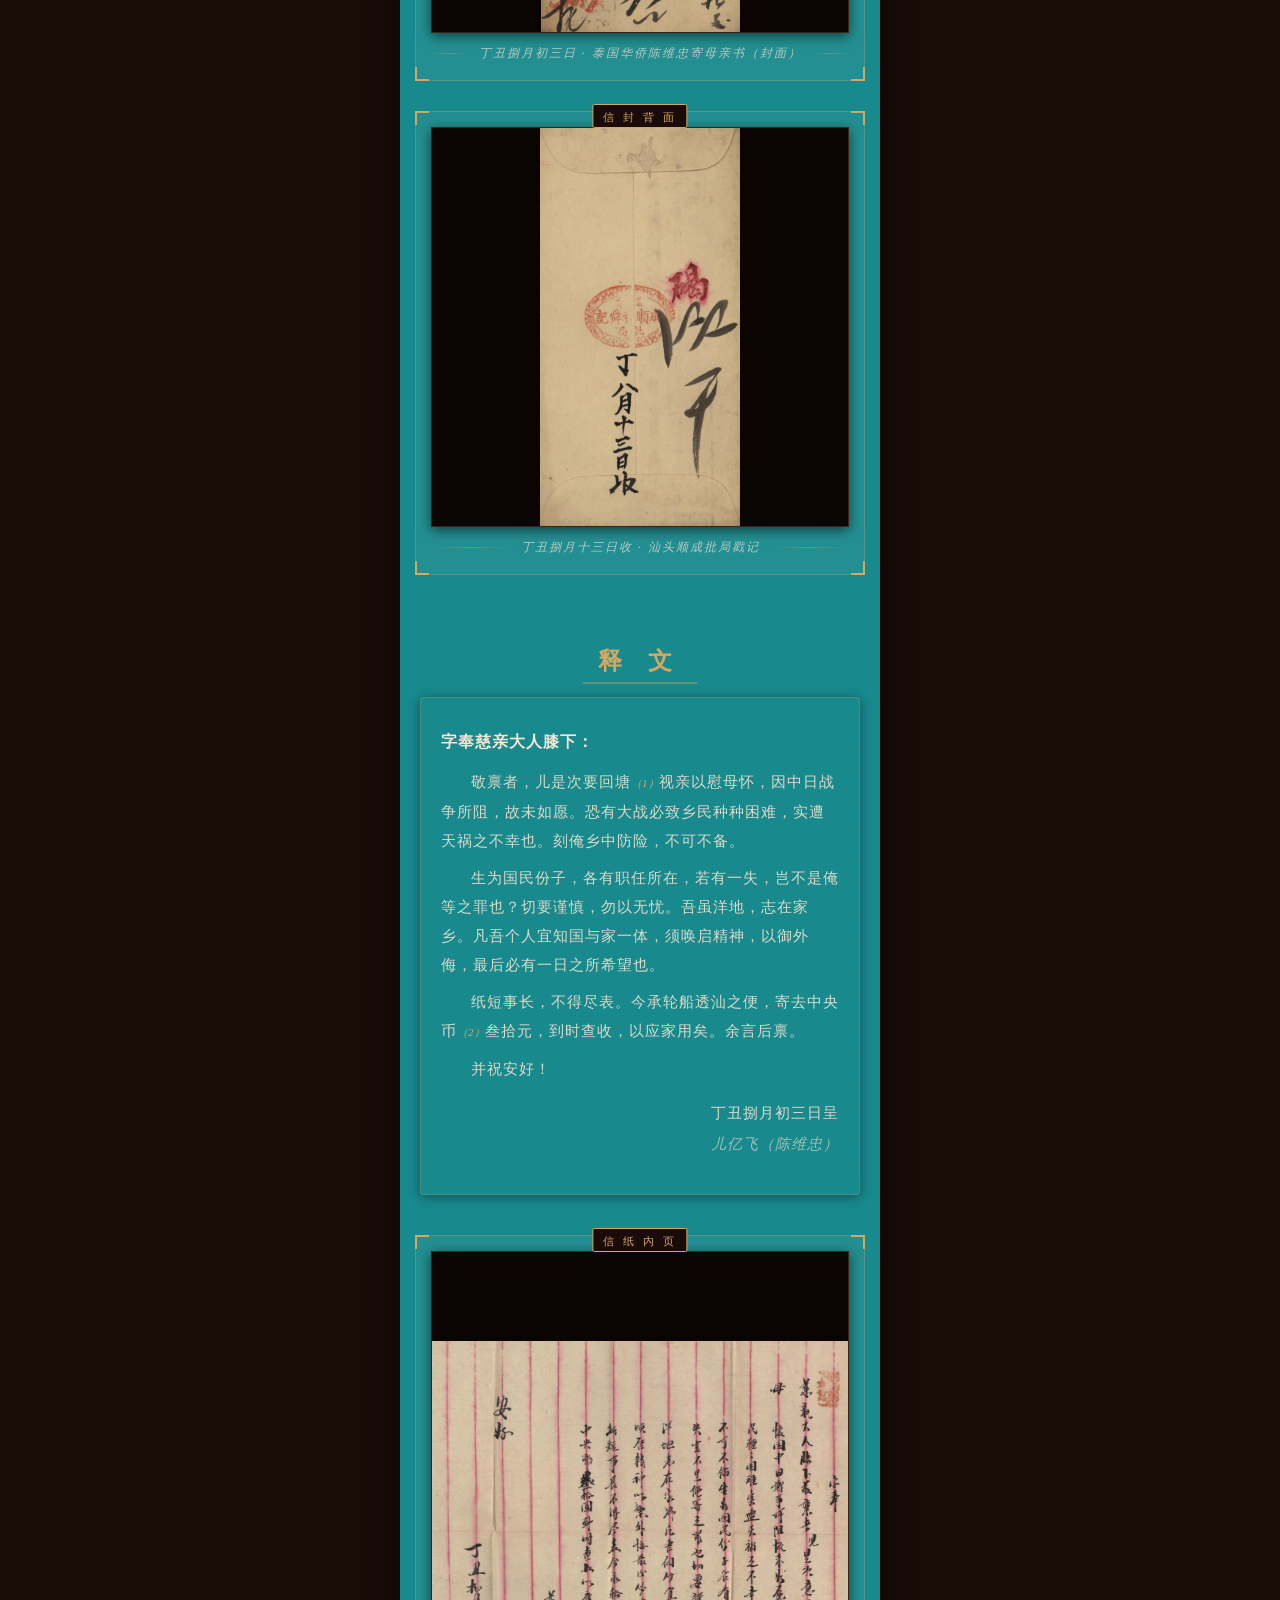
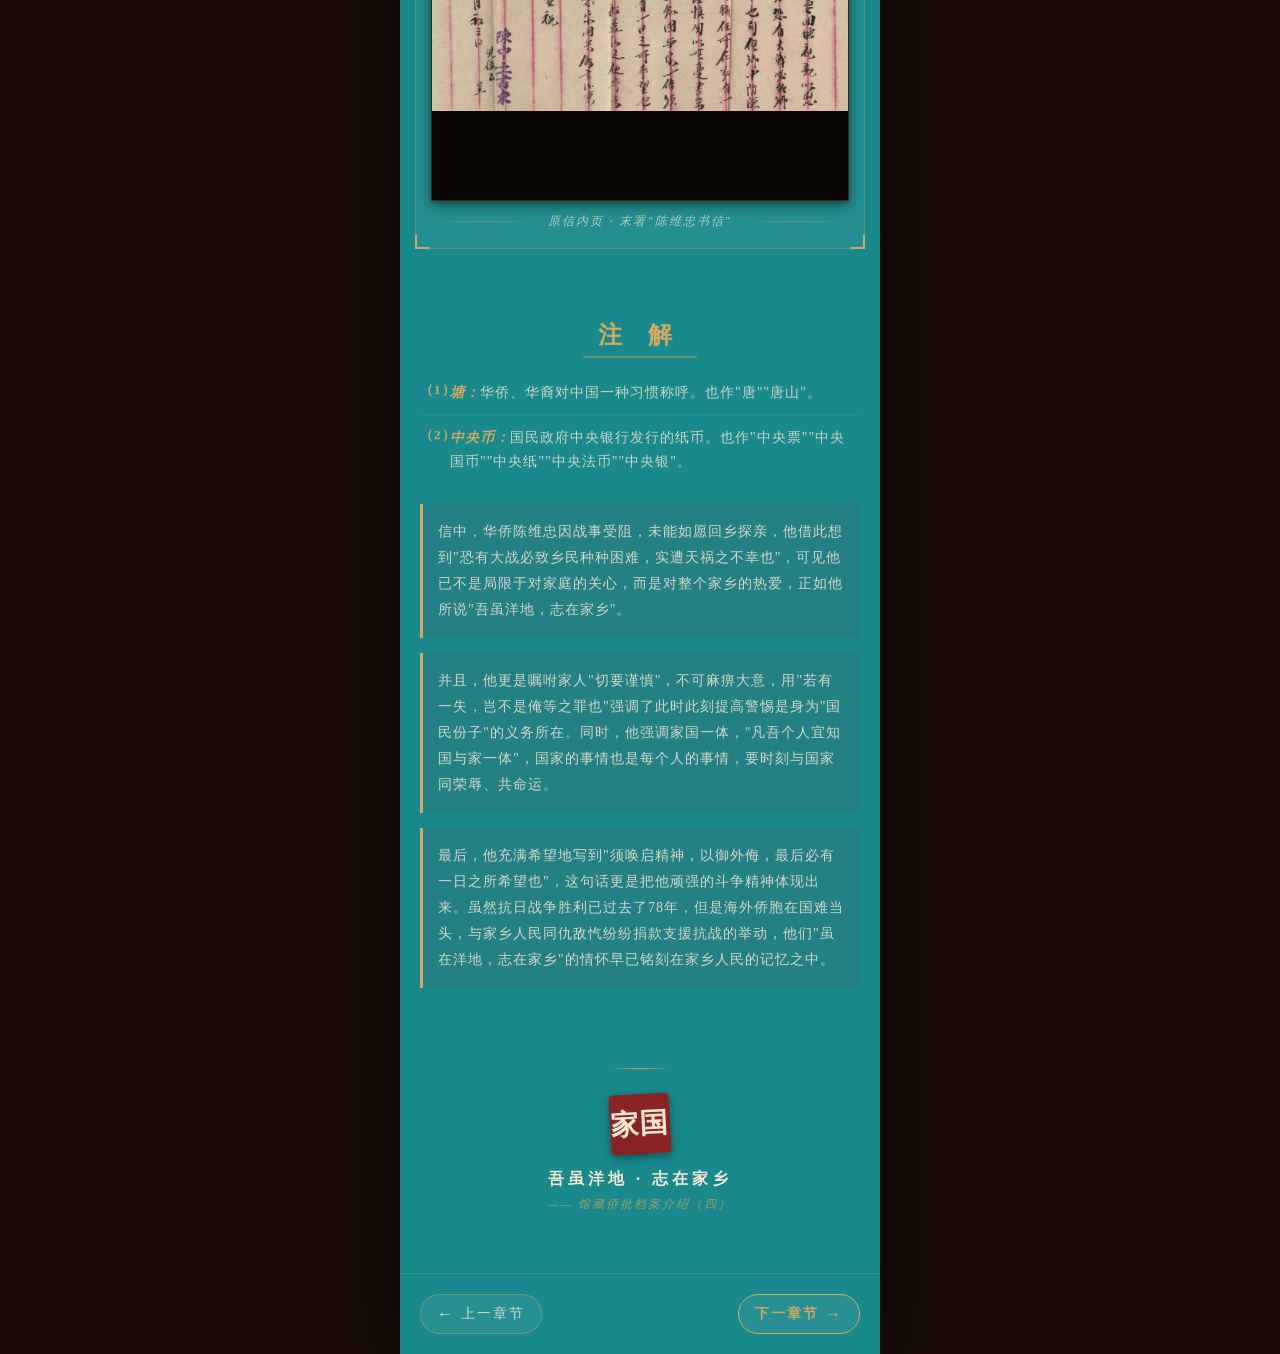
<file: chapter4.html>
<!DOCTYPE html>
<html lang="zh-CN">
<head>
  <meta charset="UTF-8">
  <meta name="viewport" content="width=device-width, initial-scale=1.0, maximum-scale=1.0, user-scalable=no">
  <title>吾虽洋地 · 志在家乡</title>
  <link rel="stylesheet" href="css/style.css">
</head>
<body data-page="chapter" class="ch4">
  <div class="stage">
    <div class="content-page">

      <a class="float-catalog" href="catalog.html"><span class="float-catalog-icon">目录</span></a>
      <a class="float-home" href="index.html"><span class="float-home-icon">首页</span></a>

      <div class="hero-section">
        <img class="hero-image" src="images/P4-1.jpg" alt="">
        <div class="hero-mask"></div>
        <div class="hero-content">
          <span class="hero-subtitle">第 四 章</span>
          <span class="hero-title">吾虽洋地</span>
          <span class="hero-title-cn">志在家乡</span>
          <div class="hero-divider"></div>
          <span class="hero-desc">抗日战争时期潮汕侨批（二）</span>
        </div>
        <div class="scroll-hint">
          <span class="scroll-hint-text">向下滑动开启</span>
          <div class="scroll-hint-arrow"></div>
        </div>
      </div>

      <div class="section intro-section">
        <div class="intro-corner corner-tl"></div>
        <div class="intro-corner corner-tr"></div>
        <div class="intro-corner corner-bl"></div>
        <div class="intro-corner corner-br"></div>
        <span class="intro-quote">"凡吾个人宜知国与家一体，须唤启精神，以御外侮，最后必有一日之所希望也……"</span>
        <div class="intro-divider"></div>
        <span class="intro-text">
          在汕头市档案馆馆藏侨批中，有一封<em class="intro-em">泰国华侨陈维忠1937 年寄给母亲</em>的侨批，他因中日战事所阻而无法回乡探亲，信中满载着他对家乡的担忧和对家人的思念，更满载着他浓浓的家国情怀和顽强的斗争意志。
        </span>
      </div>

      <div class="section archive-section">
        <div class="archive-frame">
          <div class="archive-corner corner-tl"></div>
          <div class="archive-corner corner-tr"></div>
          <div class="archive-corner corner-bl"></div>
          <div class="archive-corner corner-br"></div>
          <div class="archive-tag"><span class="archive-tag-text">馆 藏 原 件</span></div>
          <img class="archive-image" src="images/P4-1.jpg" alt="">
          <div class="archive-caption">
            <span class="archive-caption-line"></span>
            <span class="archive-caption-text">丁丑捌月初三日 · 泰国华侨陈维忠寄母亲书（封面）</span>
            <span class="archive-caption-line"></span>
          </div>
        </div>
      </div>

      <div class="section archive-section-2">
        <div class="archive-frame">
          <div class="archive-corner corner-tl"></div>
          <div class="archive-corner corner-tr"></div>
          <div class="archive-corner corner-bl"></div>
          <div class="archive-corner corner-br"></div>
          <div class="archive-tag"><span class="archive-tag-text">信 封 背 面</span></div>
          <img class="archive-image" src="images/P4-2.jpg" alt="">
          <div class="archive-caption">
            <span class="archive-caption-line"></span>
            <span class="archive-caption-text">丁丑捌月十三日收 · 汕头顺成批局戳记</span>
            <span class="archive-caption-line"></span>
          </div>
        </div>
      </div>

      <div class="section letter-section">
        <div class="letter-header"><span class="letter-header-text">释 文</span></div>
        <div class="letter-paper">
          <span class="letter-salute">字奉慈亲大人膝下：</span>
          <span class="letter-body">敬禀者，儿是次要回塘<em class="letter-note-num">（1）</em>视亲以慰母怀，因中日战争所阻，故未如愿。恐有大战必致乡民种种困难，实遭天祸之不幸也。刻俺乡中防险，不可不备。</span>
          <span class="letter-body">生为国民份子，各有职任所在，若有一失，岂不是俺等之罪也？切要谨慎，勿以无忧。吾虽洋地，志在家乡。凡吾个人宜知国与家一体，须唤启精神，以御外侮，最后必有一日之所希望也。</span>
          <span class="letter-body">纸短事长，不得尽表。今承轮船透汕之便，寄去中央币<em class="letter-note-num">（2）</em>叁拾元，到时查收，以应家用矣。余言后禀。</span>
          <span class="letter-body">并祝安好！</span>
          <div class="letter-signature">
            <span class="letter-body">丁丑捌月初三日呈</span>
            <span class="letter-body letter-strike">儿亿飞（陈维忠）</span>
          </div>
        </div>
      </div>

      <div class="section archive-section-3">
        <div class="archive-frame">
          <div class="archive-corner corner-tl"></div>
          <div class="archive-corner corner-tr"></div>
          <div class="archive-corner corner-bl"></div>
          <div class="archive-corner corner-br"></div>
          <div class="archive-tag"><span class="archive-tag-text">信 纸 内 页</span></div>
          <img class="archive-image archive-image-tall" src="images/P4-3.jpg" alt="">
          <div class="archive-caption">
            <span class="archive-caption-line"></span>
            <span class="archive-caption-text">原信内页 · 末署"陈维忠书信"</span>
            <span class="archive-caption-line"></span>
          </div>
        </div>
      </div>

      <div class="section notes-section">
        <div class="letter-header"><span class="letter-header-text">注 解</span></div>
        <div class="notes-list">
          <div class="note-item"><span class="note-num">（1）</span><span class="note-text"><em class="note-bold">塘：</em>华侨、华裔对中国一种习惯称呼。也作"唐""唐山"。</span></div>
          <div class="note-item"><span class="note-num">（2）</span><span class="note-text"><em class="note-bold">中央币：</em>国民政府中央银行发行的纸币。也作"中央票""中央国币""中央纸""中央法币""中央银"。</span></div>
        </div>

        <div class="notes-conclusion">
          <span class="conclusion-text">信中，华侨陈维忠因战事受阻，未能如愿回乡探亲，他借此想到"恐有大战必致乡民种种困难，实遭天祸之不幸也"，可见他已不是局限于对家庭的关心，而是对整个家乡的热爱，正如他所说"吾虽洋地，志在家乡"。</span>
        </div>
        <div class="notes-conclusion">
          <span class="conclusion-text">并且，他更是嘱咐家人"切要谨慎"，不可麻痹大意，用"若有一失，岂不是俺等之罪也"强调了此时此刻提高警惕是身为"国民份子"的义务所在。同时，他强调家国一体，"凡吾个人宜知国与家一体"，国家的事情也是每个人的事情，要时刻与国家同荣辱、共命运。</span>
        </div>
        <div class="notes-conclusion">
          <span class="conclusion-text">最后，他充满希望地写到"须唤启精神，以御外侮，最后必有一日之所希望也"，这句话更是把他顽强的斗争精神体现出来。虽然抗日战争胜利已过去了78年，但是海外侨胞在国难当头，与家乡人民同仇敌忾纷纷捐款支援抗战的举动，他们"虽在洋地，志在家乡"的情怀早已铭刻在家乡人民的记忆之中。</span>
        </div>
      </div>

      <div class="footer">
        <div class="footer-divider"></div>
        <div class="footer-seal"><span class="footer-seal-text">家国</span></div>
        <span class="footer-text">吾虽洋地 · 志在家乡</span>
        <span class="footer-sub">—— 馆藏侨批档案介绍（四）</span>
      </div>

      <div class="nav-buttons">
        <a class="nav-btn nav-btn-back" href="chapter3.html">
          <span class="nav-btn-icon nav-btn-icon-back">←</span>
          <span class="nav-btn-label">上一章节</span>
        </a>
        <a class="nav-btn nav-btn-next" href="chapter5.html">
          <span class="nav-btn-label">下一章节</span>
          <span class="nav-btn-icon nav-btn-icon-next">→</span>
        </a>
      </div>

    </div>
  </div>
  <script src="js/main.js"></script>
</body>
</html>
</file>
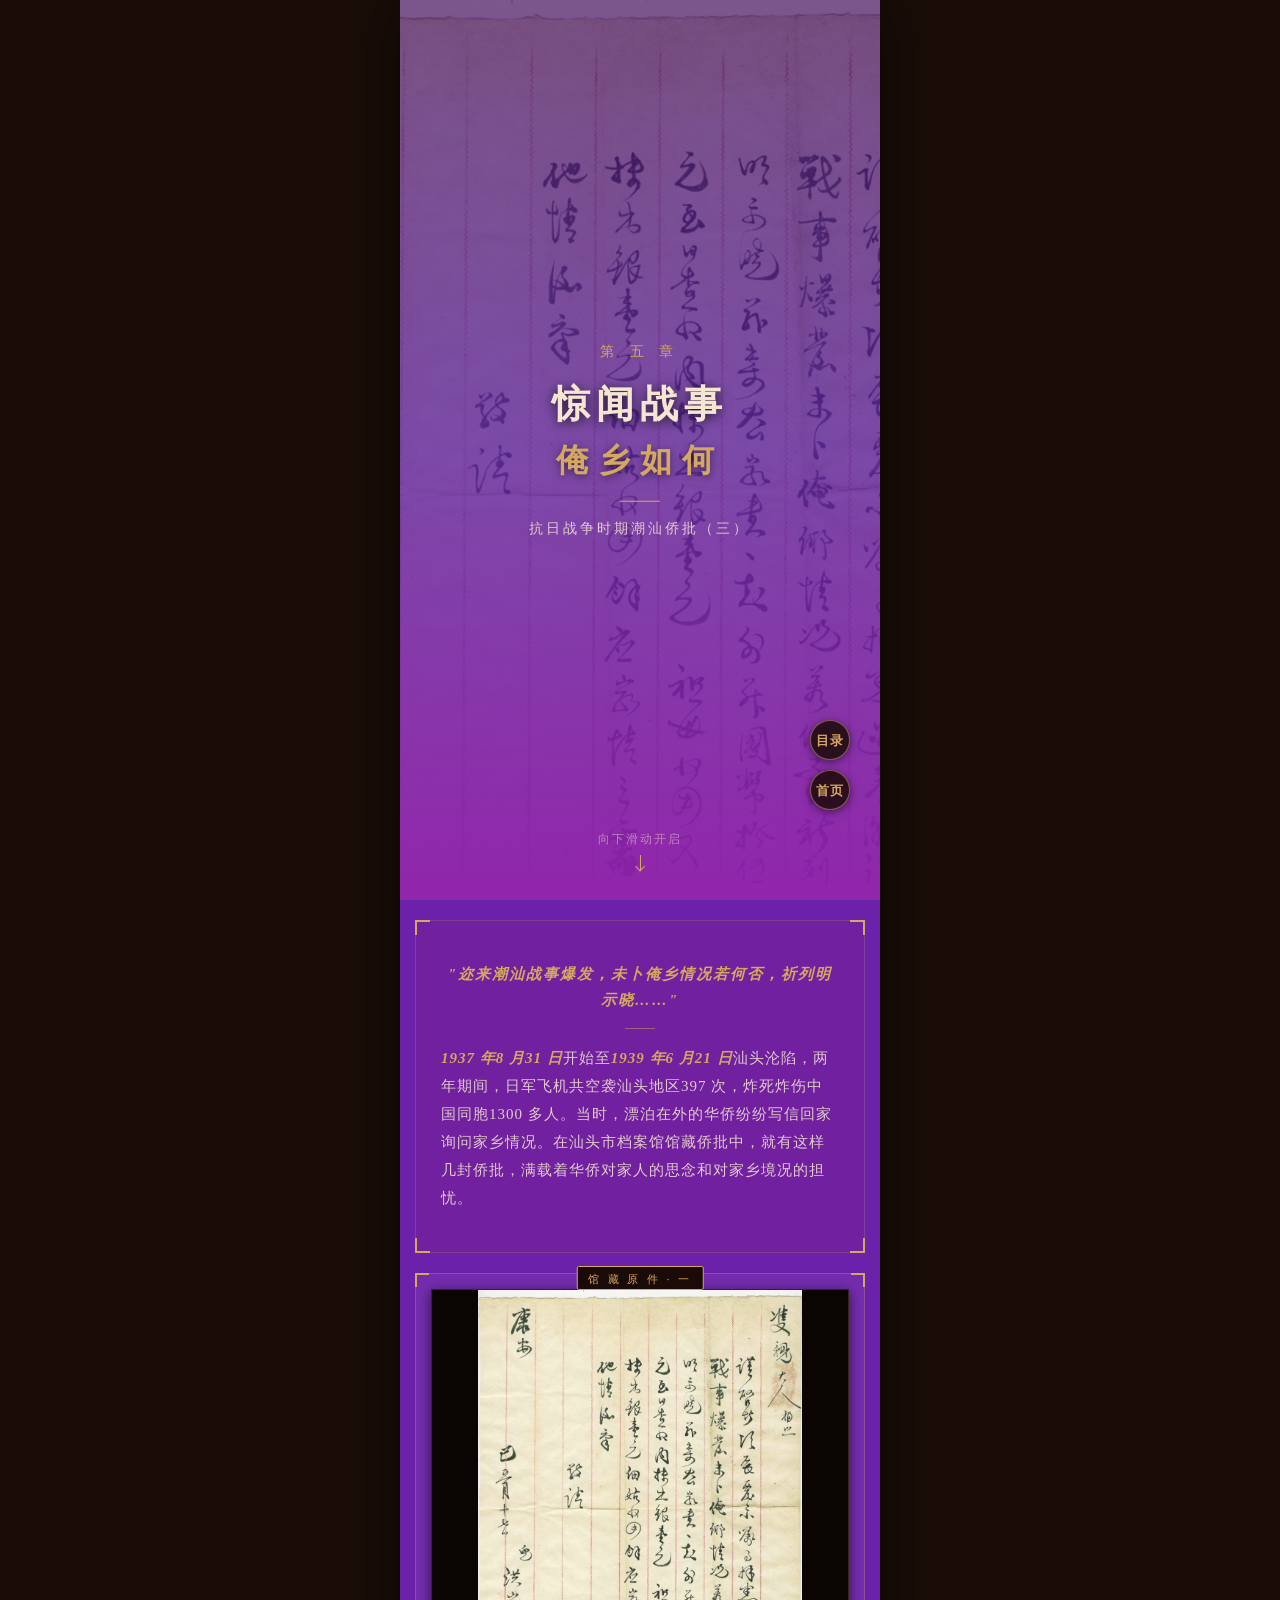
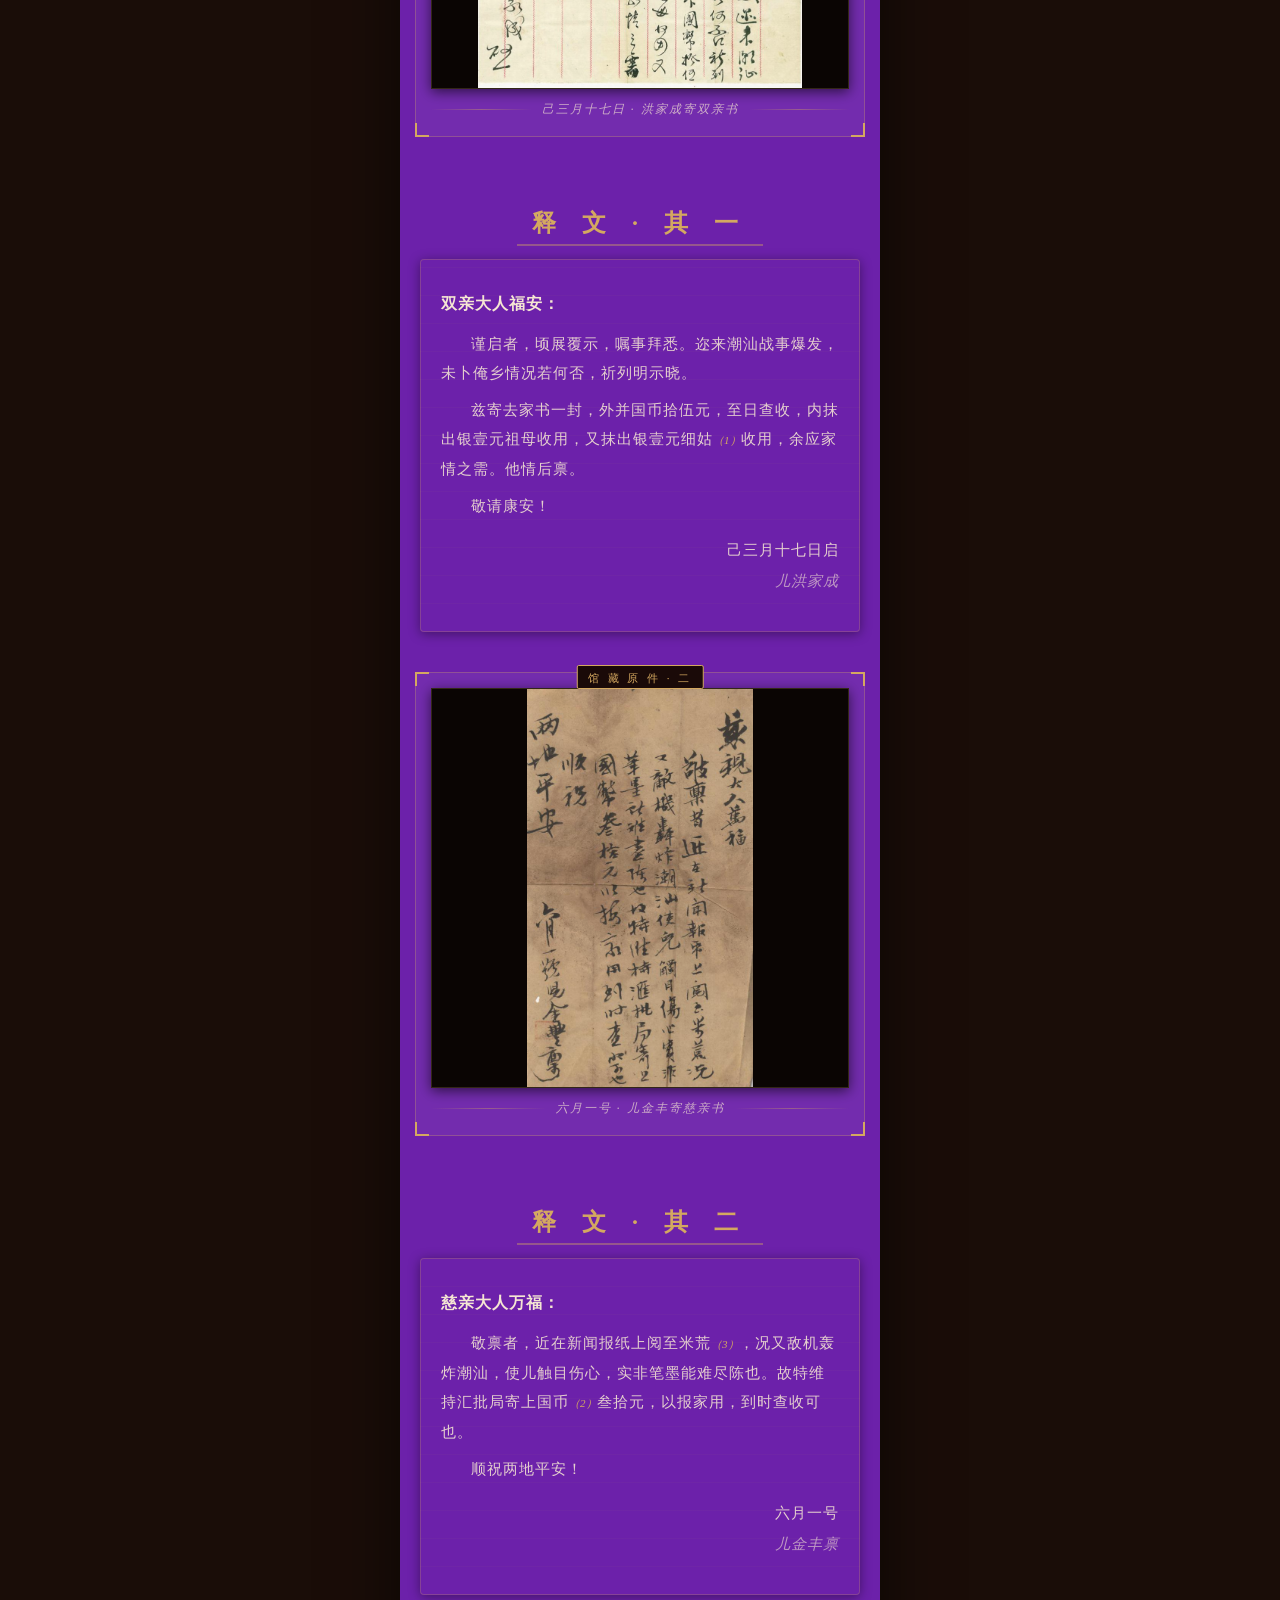
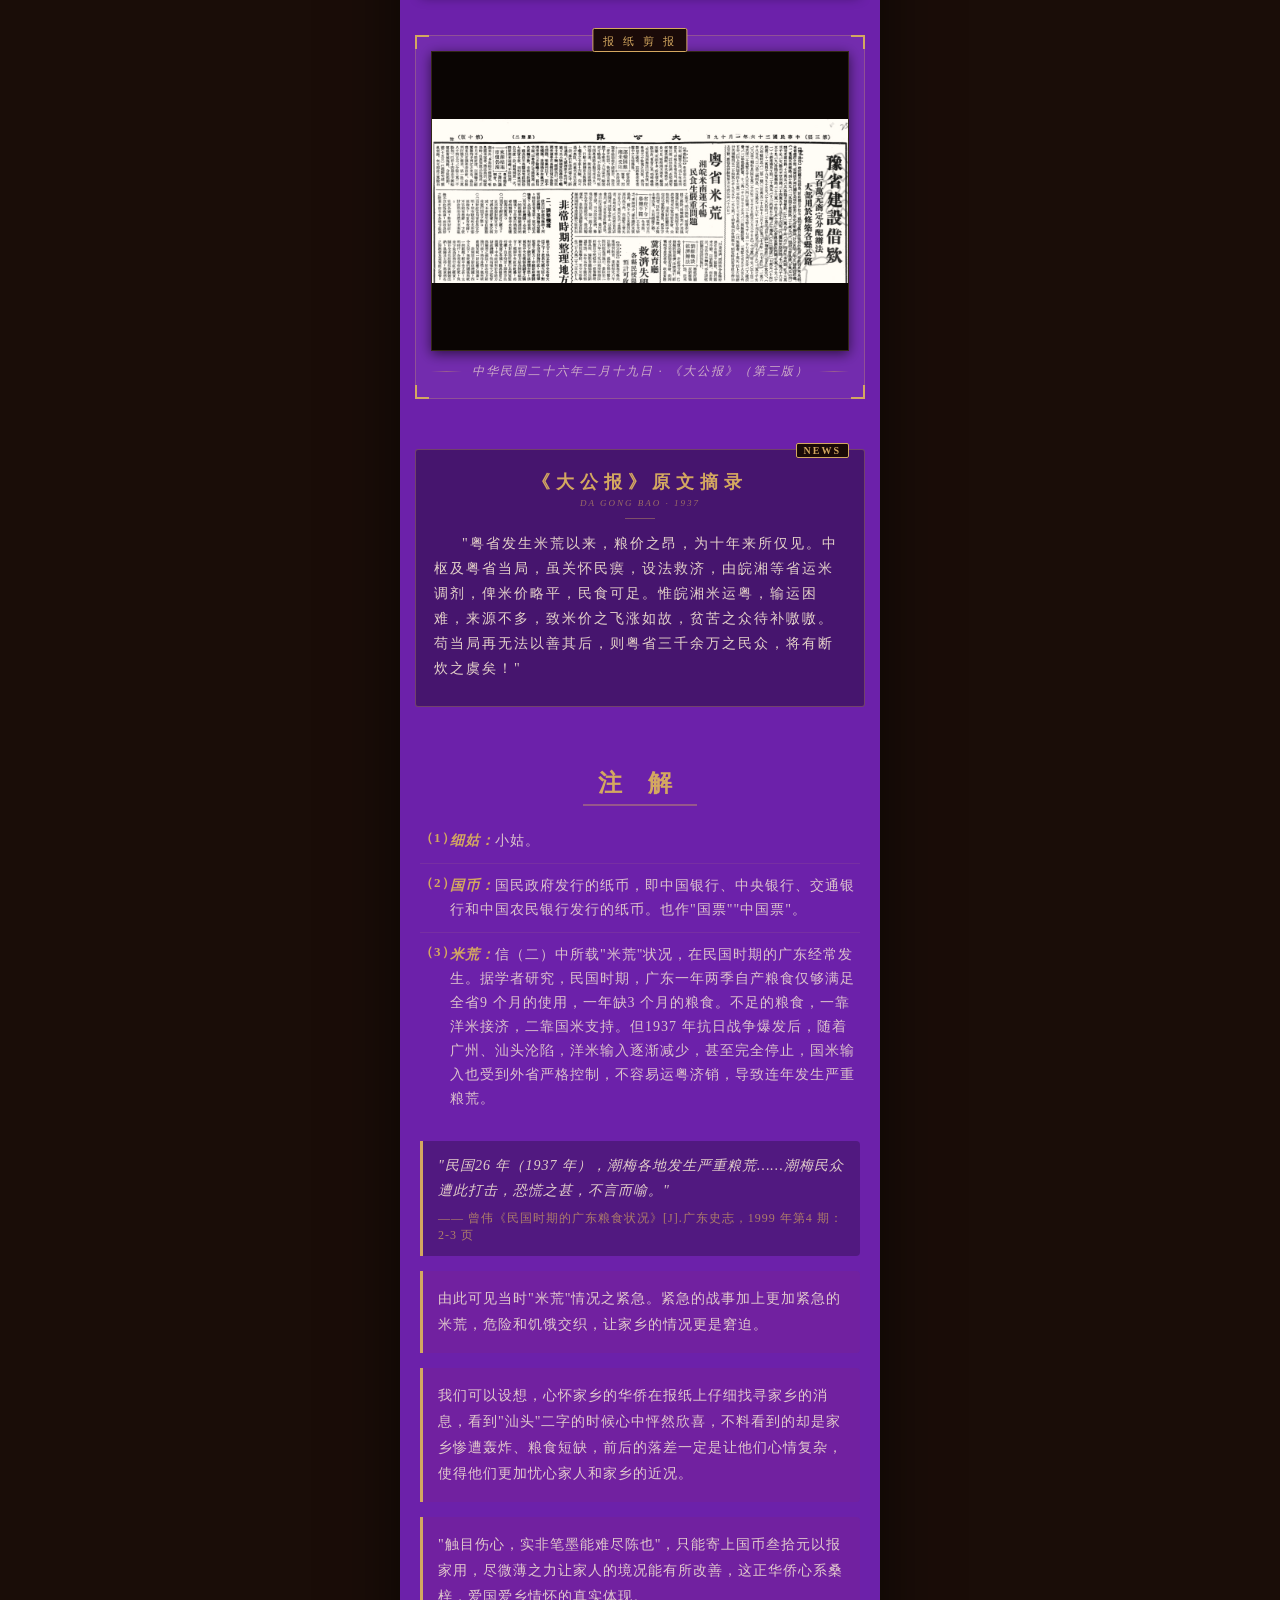
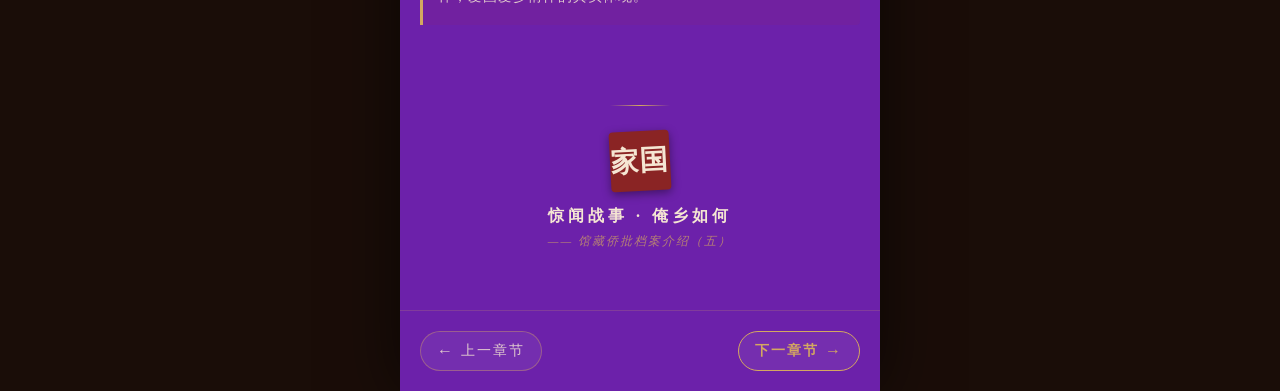
<file: chapter5.html>
<!DOCTYPE html>
<html lang="zh-CN">
<head>
  <meta charset="UTF-8">
  <meta name="viewport" content="width=device-width, initial-scale=1.0, maximum-scale=1.0, user-scalable=no">
  <title>惊闻战事 · 俺乡如何</title>
  <link rel="stylesheet" href="css/style.css">
</head>
<body data-page="chapter" class="ch5">
  <div class="stage">
    <div class="content-page">

      <a class="float-catalog" href="catalog.html"><span class="float-catalog-icon">目录</span></a>
      <a class="float-home" href="index.html"><span class="float-home-icon">首页</span></a>

      <div class="hero-section">
        <img class="hero-image" src="images/P5-1.jpg" alt="">
        <div class="hero-mask"></div>
        <div class="hero-content">
          <span class="hero-subtitle">第 五 章</span>
          <span class="hero-title">惊闻战事</span>
          <span class="hero-title-cn">俺乡如何</span>
          <div class="hero-divider"></div>
          <span class="hero-desc">抗日战争时期潮汕侨批（三）</span>
        </div>
        <div class="scroll-hint">
          <span class="scroll-hint-text">向下滑动开启</span>
          <div class="scroll-hint-arrow"></div>
        </div>
      </div>

      <div class="section intro-section">
        <div class="intro-corner corner-tl"></div>
        <div class="intro-corner corner-tr"></div>
        <div class="intro-corner corner-bl"></div>
        <div class="intro-corner corner-br"></div>
        <span class="intro-quote">"迩来潮汕战事爆发，未卜俺乡情况若何否，祈列明示晓……"</span>
        <div class="intro-divider"></div>
        <span class="intro-text">
          <em class="intro-em">1937 年8 月31 日</em>开始至<em class="intro-em">1939 年6 月21 日</em>汕头沦陷，两年期间，日军飞机共空袭汕头地区397 次，炸死炸伤中国同胞1300 多人。当时，漂泊在外的华侨纷纷写信回家询问家乡情况。在汕头市档案馆馆藏侨批中，就有这样几封侨批，满载着华侨对家人的思念和对家乡境况的担忧。
        </span>
      </div>

      <div class="section archive-section">
        <div class="archive-frame">
          <div class="archive-corner corner-tl"></div>
          <div class="archive-corner corner-tr"></div>
          <div class="archive-corner corner-bl"></div>
          <div class="archive-corner corner-br"></div>
          <div class="archive-tag"><span class="archive-tag-text">馆 藏 原 件 · 一</span></div>
          <img class="archive-image" src="images/P5-1.jpg" alt="">
          <div class="archive-caption">
            <span class="archive-caption-line"></span>
            <span class="archive-caption-text">己三月十七日 · 洪家成寄双亲书</span>
            <span class="archive-caption-line"></span>
          </div>
        </div>
      </div>

      <div class="section letter-section">
        <div class="letter-header"><span class="letter-header-text">释 文 · 其 一</span></div>
        <div class="letter-paper">
          <span class="letter-salute">双亲大人福安：</span>
          <span class="letter-body">谨启者，顷展覆示，嘱事拜悉。迩来潮汕战事爆发，未卜俺乡情况若何否，祈列明示晓。</span>
          <span class="letter-body">兹寄去家书一封，外并国币拾伍元，至日查收，内抹出银壹元祖母收用，又抹出银壹元细姑<em class="letter-note-num">（1）</em>收用，余应家情之需。他情后禀。</span>
          <span class="letter-body">敬请康安！</span>
          <div class="letter-signature">
            <span class="letter-body">己三月十七日启</span>
            <span class="letter-body letter-strike">儿洪家成</span>
          </div>
        </div>
      </div>

      <div class="section archive-section-2">
        <div class="archive-frame">
          <div class="archive-corner corner-tl"></div>
          <div class="archive-corner corner-tr"></div>
          <div class="archive-corner corner-bl"></div>
          <div class="archive-corner corner-br"></div>
          <div class="archive-tag"><span class="archive-tag-text">馆 藏 原 件 · 二</span></div>
          <img class="archive-image" src="images/P5-2.jpg" alt="">
          <div class="archive-caption">
            <span class="archive-caption-line"></span>
            <span class="archive-caption-text">六月一号 · 儿金丰寄慈亲书</span>
            <span class="archive-caption-line"></span>
          </div>
        </div>
      </div>

      <div class="section letter-section-2">
        <div class="letter-header"><span class="letter-header-text">释 文 · 其 二</span></div>
        <div class="letter-paper">
          <span class="letter-salute">慈亲大人万福：</span>
          <span class="letter-body">敬禀者，近在新闻报纸上阅至米荒<em class="letter-note-num">（3）</em>，况又敌机轰炸潮汕，使儿触目伤心，实非笔墨能难尽陈也。故特维持汇批局寄上国币<em class="letter-note-num">（2）</em>叁拾元，以报家用，到时查收可也。</span>
          <span class="letter-body">顺祝两地平安！</span>
          <div class="letter-signature">
            <span class="letter-body">六月一号</span>
            <span class="letter-body letter-strike">儿金丰禀</span>
          </div>
        </div>
      </div>

      <div class="section archive-section-3">
        <div class="archive-frame">
          <div class="archive-corner corner-tl"></div>
          <div class="archive-corner corner-tr"></div>
          <div class="archive-corner corner-bl"></div>
          <div class="archive-corner corner-br"></div>
          <div class="archive-tag"><span class="archive-tag-text">报 纸 剪 报</span></div>
          <img class="archive-image archive-image-wide" src="images/P5-3.jpg" alt="">
          <div class="archive-caption">
            <span class="archive-caption-line"></span>
            <span class="archive-caption-text">中华民国二十六年二月十九日 · 《大公报》（第三版）</span>
            <span class="archive-caption-line"></span>
          </div>
        </div>
      </div>

      <div class="newspaper-section">
        <div class="newspaper-title">
          <span class="newspaper-title-cn">《大公报》原文摘录</span>
          <span class="newspaper-title-en">DA GONG BAO · 1937</span>
        </div>
        <div class="newspaper-divider"></div>
        <span class="newspaper-body">"粤省发生米荒以来，粮价之昂，为十年来所仅见。中枢及粤省当局，虽关怀民瘼，设法救济，由皖湘等省运米调剂，俾米价略平，民食可足。惟皖湘米运粤，输运困难，来源不多，致米价之飞涨如故，贫苦之众待补嗷嗷。苟当局再无法以善其后，则粤省三千余万之民众，将有断炊之虞矣！"</span>
      </div>

      <div class="section notes-section">
        <div class="letter-header"><span class="letter-header-text">注 解</span></div>
        <div class="notes-list">
          <div class="note-item"><span class="note-num">（1）</span><span class="note-text"><em class="note-bold">细姑：</em>小姑。</span></div>
          <div class="note-item"><span class="note-num">（2）</span><span class="note-text"><em class="note-bold">国币：</em>国民政府发行的纸币，即中国银行、中央银行、交通银行和中国农民银行发行的纸币。也作"国票""中国票"。</span></div>
          <div class="note-item"><span class="note-num">（3）</span><span class="note-text"><em class="note-bold">米荒：</em>信（二）中所载"米荒"状况，在民国时期的广东经常发生。据学者研究，民国时期，广东一年两季自产粮食仅够满足全省9 个月的使用，一年缺3 个月的粮食。不足的粮食，一靠洋米接济，二靠国米支持。但1937 年抗日战争爆发后，随着广州、汕头沦陷，洋米输入逐渐减少，甚至完全停止，国米输入也受到外省严格控制，不容易运粤济销，导致连年发生严重粮荒。</span></div>
        </div>

        <div class="quote-source">
          <span class="quote-source-text">"民国26 年（1937 年），潮梅各地发生严重粮荒……潮梅民众遭此打击，恐慌之甚，不言而喻。"</span>
          <span class="quote-source-cite">—— 曾伟《民国时期的广东粮食状况》[J].广东史志，1999 年第4 期：2-3 页</span>
        </div>

        <div class="notes-conclusion">
          <span class="conclusion-text">由此可见当时"米荒"情况之紧急。紧急的战事加上更加紧急的米荒，危险和饥饿交织，让家乡的情况更是窘迫。</span>
        </div>
        <div class="notes-conclusion">
          <span class="conclusion-text">我们可以设想，心怀家乡的华侨在报纸上仔细找寻家乡的消息，看到"汕头"二字的时候心中怦然欣喜，不料看到的却是家乡惨遭轰炸、粮食短缺，前后的落差一定是让他们心情复杂，使得他们更加忧心家人和家乡的近况。</span>
        </div>
        <div class="notes-conclusion">
          <span class="conclusion-text">"触目伤心，实非笔墨能难尽陈也"，只能寄上国币叁拾元以报家用，尽微薄之力让家人的境况能有所改善，这正华侨心系桑梓，爱国爱乡情怀的真实体现。</span>
        </div>
      </div>

      <div class="footer">
        <div class="footer-divider"></div>
        <div class="footer-seal"><span class="footer-seal-text">家国</span></div>
        <span class="footer-text">惊闻战事 · 俺乡如何</span>
        <span class="footer-sub">—— 馆藏侨批档案介绍（五）</span>
      </div>

      <div class="nav-buttons">
        <a class="nav-btn nav-btn-back" href="chapter4.html">
          <span class="nav-btn-icon nav-btn-icon-back">←</span>
          <span class="nav-btn-label">上一章节</span>
        </a>
        <a class="nav-btn nav-btn-next" href="chapter6.html">
          <span class="nav-btn-label">下一章节</span>
          <span class="nav-btn-icon nav-btn-icon-next">→</span>
        </a>
      </div>

    </div>
  </div>
  <script src="js/main.js"></script>
</body>
</html>
</file>
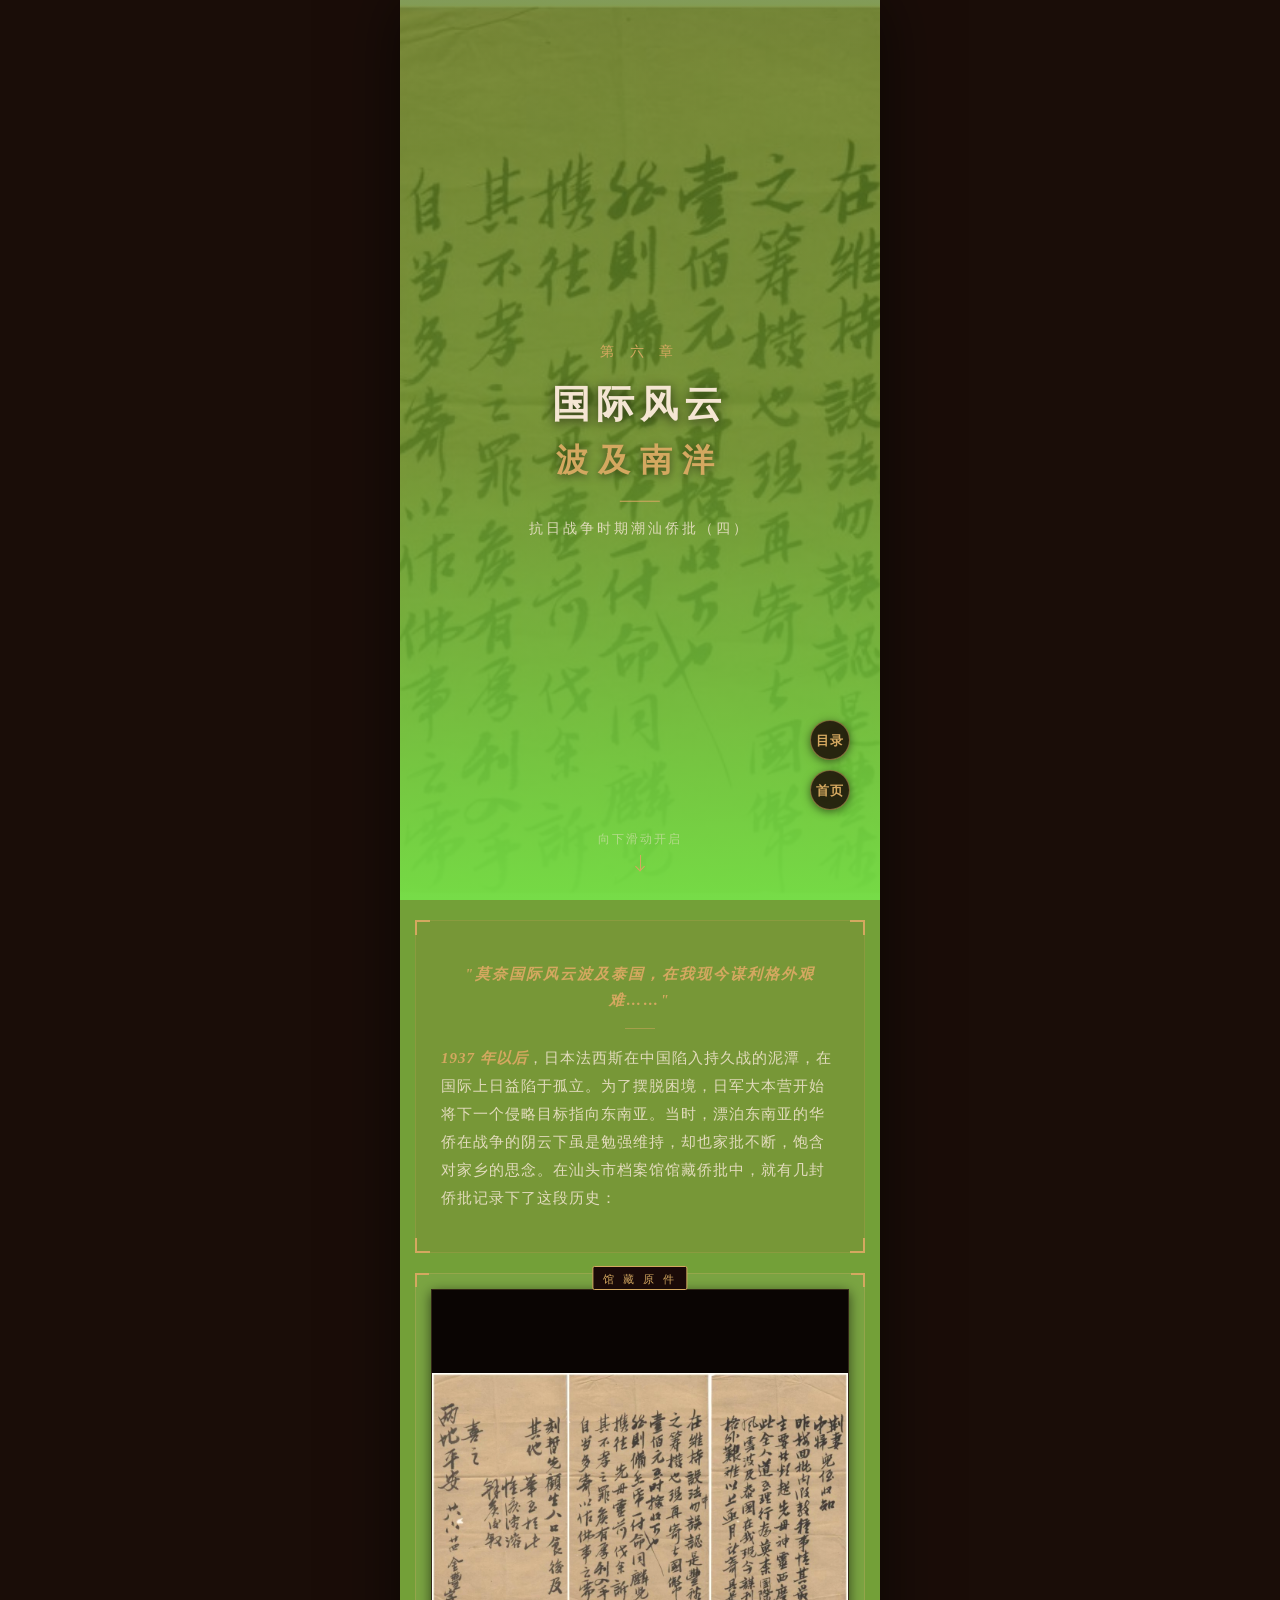
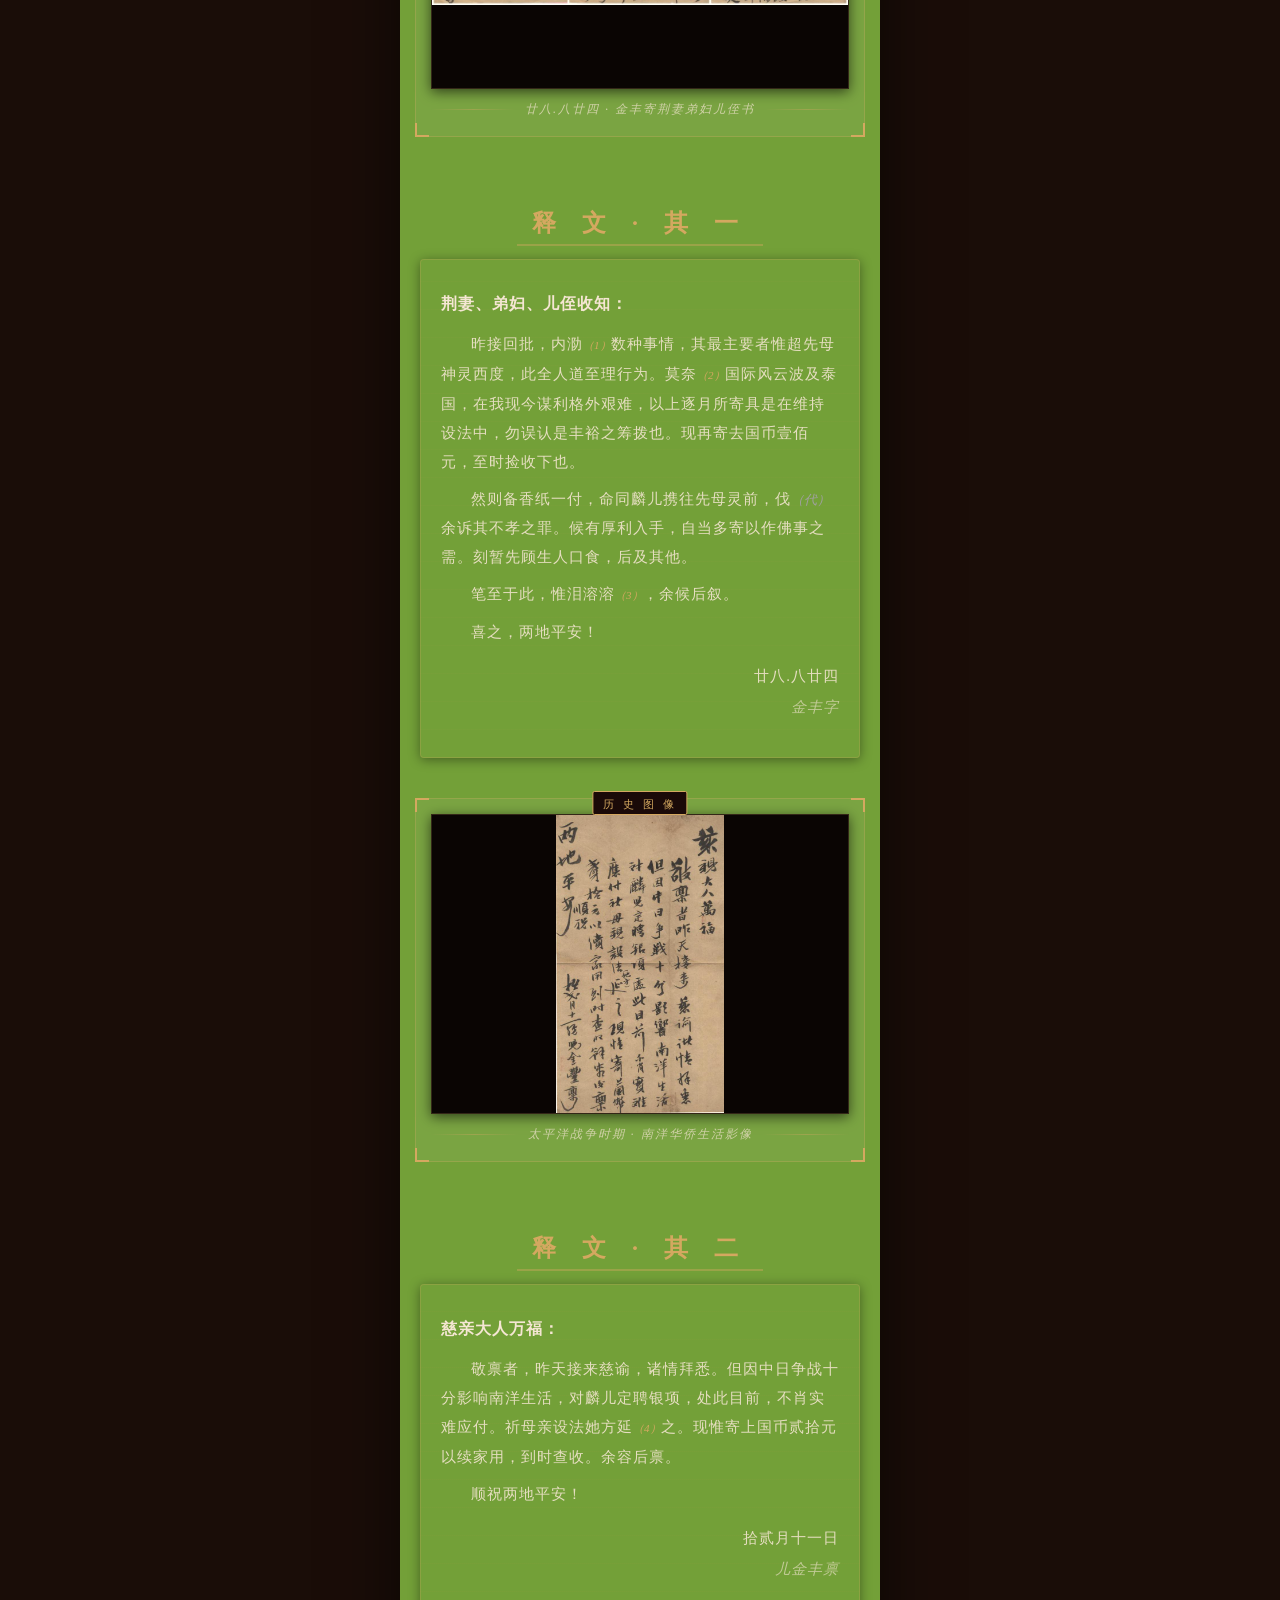
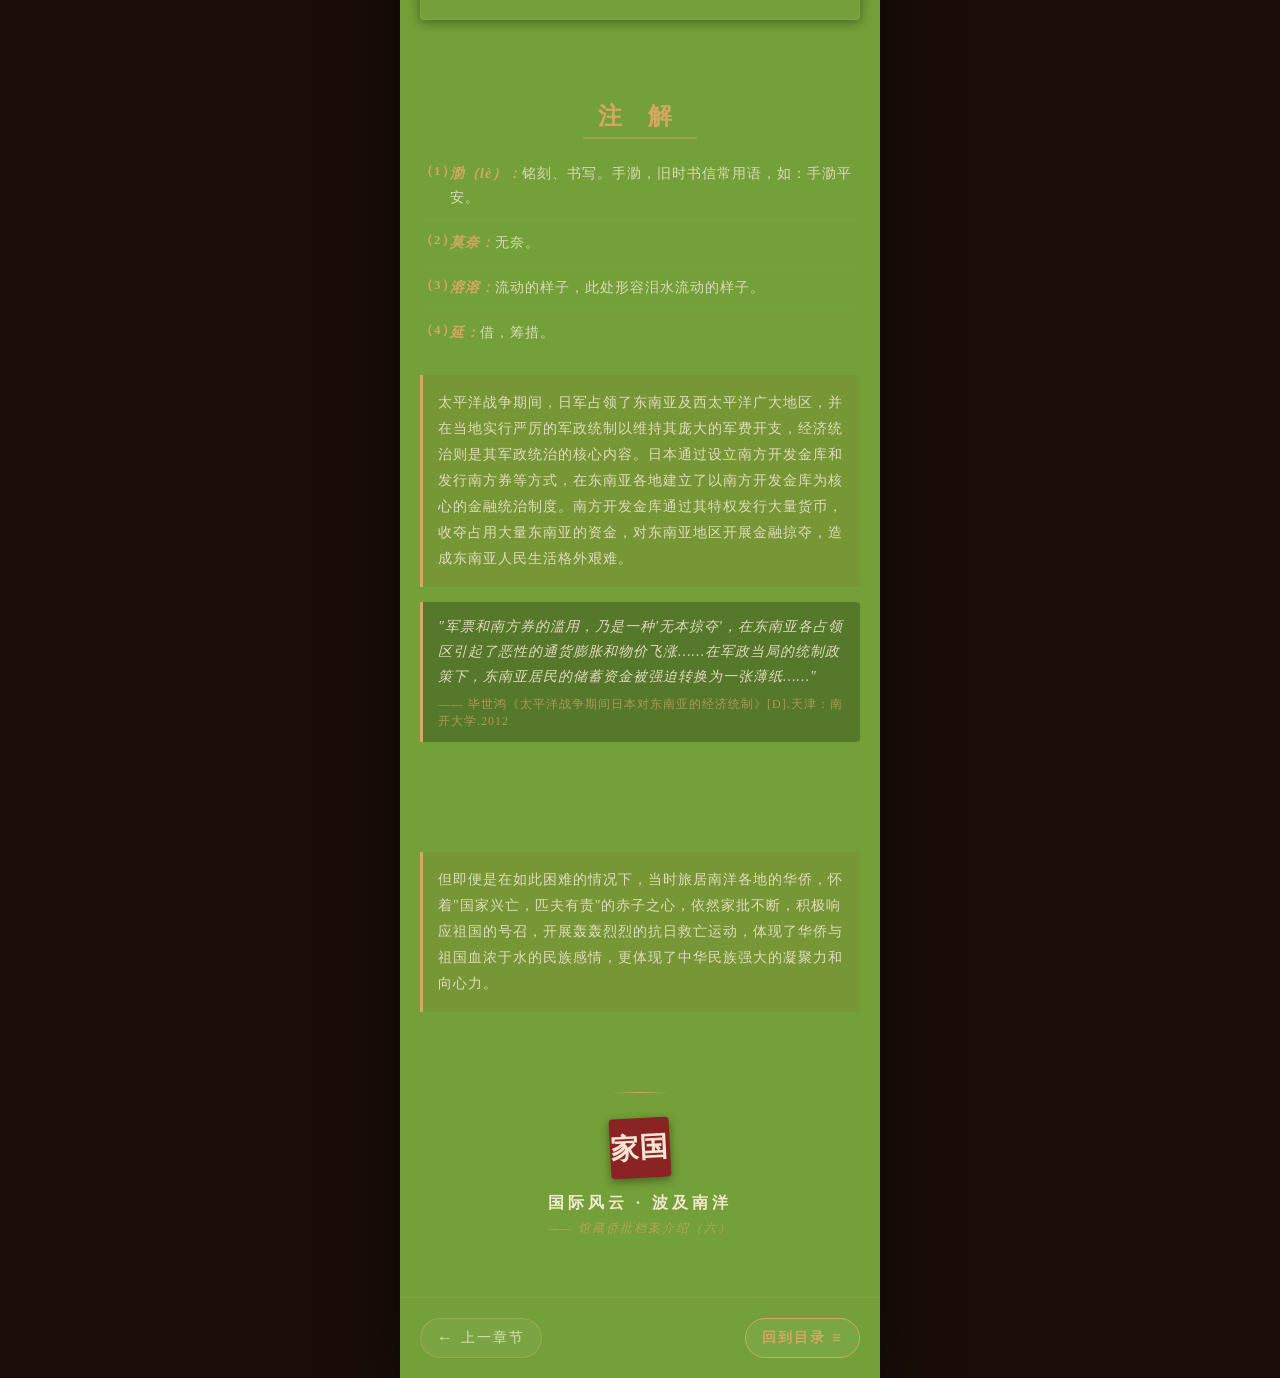
<file: chapter6.html>
<!DOCTYPE html>
<html lang="zh-CN">
<head>
  <meta charset="UTF-8">
  <meta name="viewport" content="width=device-width, initial-scale=1.0, maximum-scale=1.0, user-scalable=no">
  <title>国际风云 · 波及南洋</title>
  <link rel="stylesheet" href="css/style.css">
</head>
<body data-page="chapter" class="ch6">
  <div class="stage">
    <div class="content-page">

      <a class="float-catalog" href="catalog.html"><span class="float-catalog-icon">目录</span></a>
      <a class="float-home" href="index.html"><span class="float-home-icon">首页</span></a>

      <div class="hero-section">
        <img class="hero-image" src="images/P6-1.jpg" alt="">
        <div class="hero-mask"></div>
        <div class="hero-content">
          <span class="hero-subtitle">第 六 章</span>
          <span class="hero-title">国际风云</span>
          <span class="hero-title-cn">波及南洋</span>
          <div class="hero-divider"></div>
          <span class="hero-desc">抗日战争时期潮汕侨批（四）</span>
        </div>
        <div class="scroll-hint">
          <span class="scroll-hint-text">向下滑动开启</span>
          <div class="scroll-hint-arrow"></div>
        </div>
      </div>

      <div class="section intro-section">
        <div class="intro-corner corner-tl"></div>
        <div class="intro-corner corner-tr"></div>
        <div class="intro-corner corner-bl"></div>
        <div class="intro-corner corner-br"></div>
        <span class="intro-quote">"莫奈国际风云波及泰国，在我现今谋利格外艰难……"</span>
        <div class="intro-divider"></div>
        <span class="intro-text">
          <em class="intro-em">1937 年以后</em>，日本法西斯在中国陷入持久战的泥潭，在国际上日益陷于孤立。为了摆脱困境，日军大本营开始将下一个侵略目标指向东南亚。当时，漂泊东南亚的华侨在战争的阴云下虽是勉强维持，却也家批不断，饱含对家乡的思念。在汕头市档案馆馆藏侨批中，就有几封侨批记录下了这段历史：
        </span>
      </div>

      <div class="section archive-section">
        <div class="archive-frame">
          <div class="archive-corner corner-tl"></div>
          <div class="archive-corner corner-tr"></div>
          <div class="archive-corner corner-bl"></div>
          <div class="archive-corner corner-br"></div>
          <div class="archive-tag"><span class="archive-tag-text">馆 藏 原 件</span></div>
          <img class="archive-image" src="images/P6-1.jpg" alt="">
          <div class="archive-caption">
            <span class="archive-caption-line"></span>
            <span class="archive-caption-text">廿八.八廿四 · 金丰寄荆妻弟妇儿侄书</span>
            <span class="archive-caption-line"></span>
          </div>
        </div>
      </div>

      <div class="section letter-section">
        <div class="letter-header"><span class="letter-header-text">释 文 · 其 一</span></div>
        <div class="letter-paper">
          <span class="letter-salute">荆妻、弟妇、儿侄收知：</span>
          <span class="letter-body">昨接回批，内泐<em class="letter-note-num">（1）</em>数种事情，其最主要者惟超先母神灵西度，此全人道至理行为。莫奈<em class="letter-note-num">（2）</em>国际风云波及泰国，在我现今谋利格外艰难，以上逐月所寄具是在维持设法中，勿误认是丰裕之筹拨也。现再寄去国币壹佰元，至时捡收下也。</span>
          <span class="letter-body">然则备香纸一付，命同麟儿携往先母灵前，伐<em class="letter-note-ref">（代）</em>余诉其不孝之罪。候有厚利入手，自当多寄以作佛事之需。刻暂先顾生人口食，后及其他。</span>
          <span class="letter-body">笔至于此，惟泪溶溶<em class="letter-note-num">（3）</em>，余候后叙。</span>
          <span class="letter-body">喜之，两地平安！</span>
          <div class="letter-signature">
            <span class="letter-body">廿八.八廿四</span>
            <span class="letter-body letter-strike">金丰字</span>
          </div>
        </div>
      </div>

      <div class="section archive-section-h">
        <div class="archive-frame">
          <div class="archive-corner corner-tl"></div>
          <div class="archive-corner corner-tr"></div>
          <div class="archive-corner corner-bl"></div>
          <div class="archive-corner corner-br"></div>
          <div class="archive-tag"><span class="archive-tag-text">历 史 图 像</span></div>
          <img class="archive-image archive-image-wide" src="images/P6-2.jpg" alt="">
          <div class="archive-caption">
            <span class="archive-caption-line"></span>
            <span class="archive-caption-text">太平洋战争时期 · 南洋华侨生活影像</span>
            <span class="archive-caption-line"></span>
          </div>
        </div>
      </div>

      <div class="section letter-section-2">
        <div class="letter-header"><span class="letter-header-text">释 文 · 其 二</span></div>
        <div class="letter-paper">
          <span class="letter-salute">慈亲大人万福：</span>
          <span class="letter-body">敬禀者，昨天接来慈谕，诸情拜悉。但因中日争战十分影响南洋生活，对麟儿定聘银项，处此目前，不肖实难应付。祈母亲设法她方延<em class="letter-note-num">（4）</em>之。现惟寄上国币贰拾元以续家用，到时查收。余容后禀。</span>
          <span class="letter-body">顺祝两地平安！</span>
          <div class="letter-signature">
            <span class="letter-body">拾贰月十一日</span>
            <span class="letter-body letter-strike">儿金丰禀</span>
          </div>
        </div>
      </div>

      <div class="section notes-section">
        <div class="letter-header"><span class="letter-header-text">注 解</span></div>
        <div class="notes-list">
          <div class="note-item"><span class="note-num">（1）</span><span class="note-text"><em class="note-bold">泐（lè）：</em>铭刻、书写。手泐，旧时书信常用语，如：手泐平安。</span></div>
          <div class="note-item"><span class="note-num">（2）</span><span class="note-text"><em class="note-bold">莫奈：</em>无奈。</span></div>
          <div class="note-item"><span class="note-num">（3）</span><span class="note-text"><em class="note-bold">溶溶：</em>流动的样子，此处形容泪水流动的样子。</span></div>
          <div class="note-item"><span class="note-num">（4）</span><span class="note-text"><em class="note-bold">延：</em>借，筹措。</span></div>
        </div>

        <div class="notes-conclusion">
          <span class="conclusion-text">太平洋战争期间，日军占领了东南亚及西太平洋广大地区，并在当地实行严厉的军政统制以维持其庞大的军费开支，经济统治则是其军政统治的核心内容。日本通过设立南方开发金库和发行南方券等方式，在东南亚各地建立了以南方开发金库为核心的金融统治制度。南方开发金库通过其特权发行大量货币，收夺占用大量东南亚的资金，对东南亚地区开展金融掠夺，造成东南亚人民生活格外艰难。</span>
        </div>

        <div class="quote-source">
          <span class="quote-source-text">"军票和南方券的滥用，乃是一种'无本掠夺'，在东南亚各占领区引起了恶性的通货膨胀和物价飞涨……在军政当局的统制政策下，东南亚居民的储蓄资金被强迫转换为一张薄纸……"</span>
          <span class="quote-source-cite">—— 毕世鸿《太平洋战争期间日本对东南亚的经济统制》[D].天津：南开大学.2012</span>
        </div>
      </div>

      <div class="section notes-section-2">
        <div class="notes-conclusion">
          <span class="conclusion-text">但即便是在如此困难的情况下，当时旅居南洋各地的华侨，怀着"国家兴亡，匹夫有责"的赤子之心，依然家批不断，积极响应祖国的号召，开展轰轰烈烈的抗日救亡运动，体现了华侨与祖国血浓于水的民族感情，更体现了中华民族强大的凝聚力和向心力。</span>
        </div>
      </div>

      <div class="footer">
        <div class="footer-divider"></div>
        <div class="footer-seal"><span class="footer-seal-text">家国</span></div>
        <span class="footer-text">国际风云 · 波及南洋</span>
        <span class="footer-sub">—— 馆藏侨批档案介绍（六）</span>
      </div>

      <div class="nav-buttons">
        <a class="nav-btn nav-btn-back" href="chapter5.html">
          <span class="nav-btn-icon nav-btn-icon-back">←</span>
          <span class="nav-btn-label">上一章节</span>
        </a>
        <a class="nav-btn nav-btn-next" href="catalog.html">
          <span class="nav-btn-label">回到目录</span>
          <span class="nav-btn-icon nav-btn-icon-next">≡</span>
        </a>
      </div>

    </div>
  </div>
  <script src="js/main.js"></script>
</body>
</html>
</file>
<file: css/style.css>
/* =========================================================
   侨批中的家国情怀 · H5 网页版 共享样式
   由微信小程序 wxss 转换而来（rpx ÷ 2 = px）
   ========================================================= */

/* ===================== 基础重置 ===================== */
* { margin: 0; padding: 0; box-sizing: border-box; -webkit-tap-highlight-color: transparent; }
html, body { height: 100%; }
body {
  background: #1a0d08;
  color: #f5e6d3;
  font-family: "PingFang SC", "Hiragino Sans GB", "Microsoft YaHei", "Songti SC", serif;
  -webkit-font-smoothing: antialiased;
}
img { display: block; max-width: 100%; }
a { text-decoration: none; color: inherit; }

/* 手机舞台：居中，最大宽度 480px，桌面端两侧留暗底 */
.stage {
  position: relative;
  max-width: 480px;
  margin: 0 auto;
  min-height: 100vh;
  background: #2c1810;
  overflow: hidden;
  box-shadow: 0 0 60px rgba(0,0,0,0.6);
}

/* ===================== 首页 ===================== */
.page-root { position: relative; width: 100%; height: 100vh; overflow: hidden; }

/* 流动背景 + 水波纹 */
.bg-layer { position: absolute; top: 0; left: 0; width: 100%; height: 100%; z-index: 0; overflow: hidden; }
.bg-image { width: 100%; height: 100%; filter: sepia(20%) brightness(0.45);
  animation: bgFloat 25s ease-in-out infinite alternate; object-fit: cover; }
@keyframes bgFloat { 0% { transform: scale(1.05); } 100% { transform: scale(1.12) translate(-1%, -0.5%); } }
.bg-mask { position: absolute; inset: 0;
  background: linear-gradient(180deg, rgba(44,24,16,0.5) 0%, rgba(44,24,16,0.75) 60%, rgba(44,24,16,0.92) 100%); }

/* 水波纹涟漪 */
.ripple { position: absolute; width: 0; height: 0; border-radius: 50%;
  border: 1px solid rgba(212,168,96,0.6);
  transform: translate(-50%, -50%);
  animation: rippleOut 1.2s ease-out forwards; pointer-events: none; }
@keyframes rippleOut {
  0%   { width: 0; height: 0; opacity: 0.8; }
  100% { width: 150px; height: 150px; opacity: 0; border-width: 0; }
}

/* 标题渐显 */
.title-area { position: absolute; top: 8%; left: 50%; transform: translate(-50%, -15px); z-index: 2;
  text-align: center; opacity: 0; transition: opacity 1.2s ease, transform 1.2s ease; }
.title-area.visible { opacity: 1; transform: translate(-50%, 0); }
.title-main { display: block; font-size: 20px; color: #f5e6d3; font-weight: bold;
  letter-spacing: 4px; text-shadow: 0 2px 8px rgba(0,0,0,0.6); }
.title-sub { display: block; font-size: 12px; color: #d4a860;
  letter-spacing: 7px; margin-top: 8px; }

/* 主交互区 */
.main-area { position: absolute; top: 50%; left: 50%; transform: translate(-50%, -50%);
  z-index: 2; width: 85%; display: flex; flex-direction: column; align-items: center;
  opacity: 0; transition: opacity 1.5s ease 0.3s; }
.main-area.visible { opacity: 1; }

.userinfo { display: flex; flex-direction: column; align-items: center; width: 100%;
  background: rgba(255,255,255,0.12); backdrop-filter: blur(20px); -webkit-backdrop-filter: blur(20px);
  border-radius: 12px; border: 1px solid rgba(255,255,255,0.2);
  padding: 20px 15px 25px; box-shadow: 0 4px 16px rgba(0,0,0,0.3); }
.userinfo-guide { margin-bottom: 12px; text-align: center; }
.guide-text { display: block; font-size: 13px; color: rgba(245,230,211,0.8); letter-spacing: 2px; line-height: 21px; }
.guide-em { color: #d4a860; font-weight: bold; font-size: 15px; letter-spacing: 3px; }

.nickname-wrapper { display: flex; align-items: center; width: 100%; padding: 8px 0; margin-top: 10px;
  border-top: 1px solid rgba(255,255,255,0.2); border-bottom: 1px solid rgba(255,255,255,0.2); color: #ffe2ba; }
.nickname-label { width: 50px; font-size: 14px; color: rgba(255,255,255,0.7); }
.nickname-input { flex: 1; font-size: 14px; color: #f5e6d3; background: rgba(255,255,255,0.1);
  border-radius: 6px; padding: 6px 10px; border: none; outline: none; }

/* 鎏金进入按钮 */
.enter-btn { position: relative; width: 140px; height: 50px; line-height: 50px;
  font-size: 18px; font-weight: bold; color: #2c1810;
  background: linear-gradient(135deg, #f5e6d3 0%, #d4a860 50%, #b8803a 100%);
  border: none; border-radius: 25px; margin: 20px 0 5px; overflow: visible; cursor: pointer; }
.enter-btn-text { position: relative; z-index: 2; text-shadow: 0 1px 2px rgba(255,255,255,0.3); }
.enter-btn-glow { position: absolute; top: -4px; left: -4px; right: -4px; bottom: -4px;
  border-radius: 28px; background: transparent; z-index: 0;
  box-shadow: 0 0 15px rgba(212,168,96,0.6), 0 0 30px rgba(212,168,96,0.3), 0 0 50px rgba(180,120,50,0.2);
  animation: glowPulse 2s ease-in-out infinite alternate; }
@keyframes glowPulse {
  0% { box-shadow: 0 0 10px rgba(212,168,96,0.4), 0 0 20px rgba(212,168,96,0.2); transform: scale(1); }
  100% { box-shadow: 0 0 20px rgba(212,168,96,0.7), 0 0 40px rgba(212,168,96,0.4), 0 0 60px rgba(180,120,50,0.3);
    transform: scale(1.03); }
}

.usermotto { margin-top: 20px; text-align: center; }
.user-motto { font-size: 14px; color: rgba(245,230,211,0.7);
  text-shadow: 1px 1px 2px rgba(0,0,0,0.5); letter-spacing: 1px; }

/* 信封弹窗 */
.envelope-overlay { position: fixed; inset: 0;
  background: rgba(0,0,0,0.7); z-index: 999; display: flex; align-items: center; justify-content: center;
  opacity: 0; pointer-events: none; transition: opacity 0.5s ease; }
.envelope-overlay.show { opacity: 1; pointer-events: auto; }
.envelope-card { position: relative; width: 260px; padding: 30px 20px 25px;
  background: linear-gradient(180deg, #faf3e6 0%, #e8d5b0 40%, #d4c090 100%);
  border-radius: 8px; border: 3px solid #c4a060;
  box-shadow: 0 10px 30px rgba(0,0,0,0.5);
  display: flex; flex-direction: column; align-items: center;
  animation: envelopeBounce 0.6s ease-out; }
@keyframes envelopeBounce {
  0%   { transform: scale(0.3); opacity: 0; }
  50%  { transform: scale(1.05); }
  100% { transform: scale(1); opacity: 1; }
}
.envelope-card::before { content: ''; position: absolute; top: 6px; left: 6px; right: 6px; bottom: 6px;
  border: 2px dashed rgba(180,120,60,0.3); border-radius: 5px; pointer-events: none; }
.envelope-close { position: absolute; top: 8px; right: 12px; width: 24px; height: 24px;
  background: rgba(180,100,40,0.2); border-radius: 50%; display: flex; align-items: center; justify-content: center;
  font-size: 14px; color: #8b4513; z-index: 2; cursor: pointer; }
.envelope-stamp { width: 60px; height: 60px; border-radius: 50%; border: 4px solid #d4a860;
  box-shadow: 0 2px 8px rgba(0,0,0,0.3); overflow: hidden; margin-bottom: 10px; }
.envelope-avatar { width: 100%; height: 100%; object-fit: cover; }
.envelope-name { font-size: 18px; color: #3a1a0a; font-weight: bold; letter-spacing: 3px; }
.envelope-divider { width: 40px; height: 1px; background: linear-gradient(90deg, transparent, #d4a860, transparent); margin: 10px 0; }
.envelope-welcome { font-size: 14px; color: #5a3a1a; letter-spacing: 4px; }
.envelope-visitor { font-size: 13px; color: #6b4226; margin-top: 6px; letter-spacing: 2px; }
.envelope-num { color: #c0392b; font-size: 20px; font-weight: bold; font-family: serif; }
.envelope-seal { position: absolute; bottom: -15px; right: 15px; width: 40px; height: 40px;
  background: #c0392b; border-radius: 3px; display: flex; align-items: center; justify-content: center;
  box-shadow: 0 2px 8px rgba(0,0,0,0.4); transform: rotate(-8deg); }
.envelope-seal-text { font-size: 18px; color: #f5e6d3; font-weight: bold; font-family: serif; }
.envelope-enter { margin-top: 18px; padding: 8px 28px; border-radius: 20px; cursor: pointer;
  background: linear-gradient(135deg, #c0392b, #8a2424); color: #f5e6d3; font-size: 14px; letter-spacing: 3px;
  border: none; }

/* ===================== 目录页 ===================== */
.catalog-page { position: relative; width: 100%; min-height: 100vh; background: #2c1810; }
.catalog-bg { position: absolute; inset: 0; z-index: 0; }
.catalog-bg-img { width: 100%; height: 100%; filter: sepia(30%) brightness(0.35) contrast(1.1);
  animation: bgDrift 30s ease-in-out infinite alternate; object-fit: cover; }
@keyframes bgDrift { 0% { transform: scale(1.05) translate(0, 0); } 100% { transform: scale(1.15) translate(-2%, -1%); } }
.catalog-bg-mask { position: absolute; inset: 0;
  background: linear-gradient(180deg, rgba(44,24,16,0.55) 0%, rgba(44,24,16,0.85) 40%, rgba(44,24,16,0.95) 100%); }
.catalog-content { position: relative; z-index: 2; min-height: 100vh; overflow-y: auto; padding-bottom: 30px; }

.catalog-hero { padding: 50px 20px 25px; text-align: center; opacity: 0; transform: translateY(-15px);
  transition: opacity 1.2s ease, transform 1.2s ease; }
.catalog-hero.visible { opacity: 1; transform: translateY(0); }
.catalog-subtitle { font-size: 12px; color: #d4a860; letter-spacing: 7px; }
.catalog-title { display: block; font-size: 32px; color: #f5e6d3; font-weight: bold; letter-spacing: 7px;
  margin: 14px 0; text-shadow: 0 2px 10px rgba(0,0,0,0.6); }
.catalog-hero-line { display: flex; align-items: center; justify-content: center; gap: 8px; }
.catalog-hero-dash { color: #d4a860; font-size: 12px; }
.catalog-hero-text { font-size: 14px; color: #d4a860; letter-spacing: 9px; font-weight: bold; }

.catalog-list { padding: 0 20px; }
.catalog-item { display: flex; align-items: center; padding: 14px 12px; margin-bottom: 9px;
  background: rgba(245,230,211,0.06); border: 1px solid rgba(212,168,96,0.12); border-radius: 5px;
  backdrop-filter: blur(8px); -webkit-backdrop-filter: blur(8px);
  opacity: 0; transform: translateX(30px); transition: opacity 0.7s ease, transform 0.7s ease, background 0.3s; cursor: pointer; }
.catalog-item.visible { opacity: 1; transform: translateX(0); }
.catalog-item:active { background: rgba(212,168,96,0.15); border-color: rgba(212,168,96,0.4); transform: scale(0.98); }
.catalog-item-num { flex-shrink: 0; width: 45px; text-align: center; }
.catalog-num-cn { display: block; font-size: 20px; color: #d4a860; font-weight: bold; }
.catalog-num-en { display: block; font-size: 9px; color: rgba(212,168,96,0.5); letter-spacing: 1px; margin-top: 1px; }
.catalog-item-body { flex: 1; display: flex; flex-direction: column; padding: 0 10px;
  border-left: 2px solid rgba(212,168,96,0.2); }
.catalog-item-title { font-size: 14px; color: #f5e6d3; font-weight: bold; letter-spacing: 1px; line-height: 19px; }
.catalog-item-sub { font-size: 11px; color: rgba(245,230,211,0.5); letter-spacing: 1px; margin-top: 3px; }
.catalog-item-arrow { width: 25px; height: 25px; border-radius: 50%;
  background: rgba(212,168,96,0.12); display: flex; align-items: center; justify-content: center; }
.arrow-icon { font-size: 12px; color: #d4a860; }

.catalog-footer { text-align: center; padding: 30px 20px 40px; opacity: 0;
  transform: translateY(15px); transition: opacity 1s ease 0.6s, transform 1s ease 0.6s; }
.catalog-footer.visible { opacity: 1; transform: translateY(0); }
.catalog-footer-quote { font-size: 13px; color: rgba(212,168,96,0.5); letter-spacing: 4px; }

/* ===================== 章节通用 ===================== */
.content-page { width: 100%; min-height: 100vh; color: #f5e6d3; }

.hero-section { position: relative; width: 100%; height: 100vh; overflow: hidden; }
.hero-image { position: absolute; inset: 0; width: 100%; height: 100%;
  filter: sepia(25%) brightness(0.45) contrast(1.2);
  animation: heroZoom 20s ease-in-out infinite alternate; object-fit: cover; }
@keyframes heroZoom { 0% { transform: scale(1); } 100% { transform: scale(1.1); } }
.hero-mask { position: absolute; inset: 0;
  background: linear-gradient(180deg, rgba(60,10,5,0.4) 0%, rgba(80,15,8,0.6) 50%, rgba(20,3,10,0.95) 100%); }
.hero-content { position: absolute; top: 50%; left: 50%; transform: translate(-50%, -55%);
  width: 88%; display: flex; flex-direction: column; align-items: center; z-index: 2; }
.hero-subtitle { font-size: 14px; color: #d4a860; letter-spacing: 6px; margin-bottom: 18px;
  opacity: 0; animation: fadeDown 1s 0.2s forwards; }
.hero-title { font-size: 38px; color: #f5e6d3; font-weight: bold; letter-spacing: 6px;
  text-shadow: 0 2px 12px rgba(0,0,0,0.7); text-align: center; opacity: 0; animation: fadeIn 1.2s 0.4s forwards; }
.hero-title-cn { font-size: 32px; color: #d4a860; font-weight: bold; letter-spacing: 10px; margin-top: 9px;
  text-align: center; text-shadow: 0 2px 8px rgba(0,0,0,0.5); opacity: 0; animation: fadeIn 1.2s 0.6s forwards; }
.hero-divider { width: 0; height: 1px; background: #d4a860; margin: 18px 0;
  animation: expandLine 1s 1s forwards; }
.hero-desc { font-size: 14px; color: rgba(245,230,211,0.85); letter-spacing: 3px;
  opacity: 0; animation: fadeIn 1.2s 1.2s forwards; }
.scroll-hint { position: absolute; bottom: 30px; left: 50%; transform: translateX(-50%);
  display: flex; flex-direction: column; align-items: center; z-index: 2;
  opacity: 0; animation: fadeIn 1.2s 1.6s forwards; }
.scroll-hint-text { font-size: 12px; color: rgba(245,230,211,0.5); letter-spacing: 2px; margin-bottom: 7px; }
.scroll-hint-arrow { width: 1px; height: 15px; background: #d4a860; position: relative;
  animation: arrowBounce 1.8s ease-in-out infinite; }
.scroll-hint-arrow::after { content: ''; position: absolute; bottom: 0; left: 50%;
  width: 6px; height: 6px; border-right: 1px solid #d4a860; border-bottom: 1px solid #d4a860;
  transform: translateX(-50%) rotate(45deg); }
@keyframes arrowBounce { 0%,100% { transform: translateY(0); opacity: 0.5; } 50% { transform: translateY(6px); opacity: 1; } }
@keyframes fadeIn { from { opacity: 0; } to { opacity: 1; } }
@keyframes fadeDown { from { opacity: 0; transform: translateY(-12px); } to { opacity: 1; transform: translateY(0); } }
@keyframes expandLine { from { width: 0; opacity: 0; } to { width: 40px; opacity: 1; } }

/* 通用 section 渐显（由 JS 添加 .visible） */
.section { padding: 40px 20px; position: relative; opacity: 0; transform: translateY(30px);
  transition: opacity 1s ease, transform 1s ease; }
.section.visible { opacity: 1; transform: translateY(0); }

/* 简介 */
.intro-section { padding: 40px 25px; margin: 0 15px; margin-top: 20px;
  background: rgba(165,42,42,0.08); border: 1px solid rgba(212,168,96,0.2); position: relative; }
.intro-corner { position: absolute; width: 15px; height: 15px; border-color: #d4a860; border-style: solid; }
.corner-tl { top: -1px; left: -1px; border-width: 2px 0 0 2px; }
.corner-tr { top: -1px; right: -1px; border-width: 2px 2px 0 0; }
.corner-bl { bottom: -1px; left: -1px; border-width: 0 0 2px 2px; }
.corner-br { bottom: -1px; right: -1px; border-width: 0 2px 2px 0; }
.intro-quote { display: block; font-size: 15px; color: #d4a860; font-weight: bold; letter-spacing: 2px;
  line-height: 26px; text-align: center; font-style: italic; }
.intro-divider { width: 30px; height: 1px; background: #d4a860; margin: 15px auto; opacity: 0.5; }
.intro-text { font-size: 15px; line-height: 28px; color: rgba(245,230,211,0.85); letter-spacing: 1px; text-indent: 2em; }
.intro-em { color: #d4a860; font-weight: bold; }

/* 侨批原信图片框 */
.archive-section, .archive-section-2, .archive-section-3, .archive-section-h { padding: 20px 15px 30px; }
.archive-section-2, .archive-section-3, .archive-section-h { padding-top: 0; }
.archive-frame { position: relative; padding: 15px 15px 18px; background: rgba(255,255,255,0.05);
  border: 1px solid rgba(212,168,96,0.3); border-radius: 3px; }
.archive-corner { position: absolute; width: 14px; height: 14px; border-color: #d4a860; border-style: solid; }
.archive-tag { position: absolute; top: -8px; left: 50%; transform: translateX(-50%);
  background: #1a0a08; padding: 2px 10px; border: 1px solid #d4a860; border-radius: 2px; z-index: 2; }
.archive-tag-text { font-size: 11px; color: #d4a860; letter-spacing: 3px; }
.archive-image { display: block; width: 100%; height: 400px; background: #0a0503;
  border: 1px solid rgba(212,168,96,0.2); box-shadow: 0 3px 12px rgba(0,0,0,0.6);
  filter: sepia(10%) brightness(1.0); object-fit: contain; cursor: zoom-in; }
.archive-image-tall { height: 550px; }
.archive-image-wide { height: 300px; }
.archive-caption { display: flex; align-items: center; justify-content: center; margin-top: 12px; }
.archive-caption-line { flex: 1; height: 1px; background: linear-gradient(90deg, transparent, rgba(212,168,96,0.4), transparent); }
.archive-caption-text { padding: 0 10px; font-size: 12px; color: rgba(245,230,211,0.7); letter-spacing: 2px; font-style: italic; }

/* 信纸 */
.letter-header { text-align: center; margin-bottom: 20px; }
.letter-header-text { font-size: 24px; color: #d4a860; font-weight: bold; letter-spacing: 10px;
  padding: 0 15px; border-bottom: 2px solid rgba(212,168,96,0.4); padding-bottom: 8px; }
.letter-paper { background: linear-gradient(180deg, rgba(245,235,220,0.12) 0%, rgba(245,235,220,0.08) 100%);
  border: 1px solid rgba(212,168,96,0.25); border-radius: 4px; padding: 30px 20px 25px;
  box-shadow: 0 2px 12px rgba(0,0,0,0.4); position: relative;
  background-image: repeating-linear-gradient(0deg, transparent, transparent 27px, rgba(212,168,96,0.04) 27px, rgba(212,168,96,0.04) 28px); }
.letter-salute { display: block; font-size: 16px; line-height: 28px; color: #f5e6d3; font-weight: bold; letter-spacing: 1px; margin-bottom: 12px; }
.letter-body { display: block; font-size: 15px; line-height: 29px; color: rgba(245,230,211,0.88); letter-spacing: 1px; text-indent: 2em; margin-bottom: 8px; }
.letter-note-ref { font-size: 13px; color: #a0a0a0; letter-spacing: 0; }
.letter-note-num { font-size: 11px; color: #d4a860; letter-spacing: 0; }
.letter-respects { margin: 12px 0; }
.letter-respects .letter-body { text-indent: 0; margin-bottom: 3px; }
.letter-signature { text-align: right; margin: 15px 0 10px; }
.letter-signature .letter-body { text-indent: 0; margin-bottom: 2px; }
.letter-strike { color: rgba(245,230,211,0.6) !important; font-style: italic; }
.letter-separator { display: flex; align-items: center; margin: 20px 0 15px; }
.letter-separator::before, .letter-separator::after { content: ''; flex: 1; height: 1px; background: rgba(212,168,96,0.35); }
.letter-separator-text { padding: 0 15px; font-size: 13px; color: #d4a860; letter-spacing: 6px; font-weight: bold; }
.envelope-text { font-weight: bold; font-size: 16px !important; }
.letter-auspice { display: flex; justify-content: center; margin: 15px 0 12px; padding: 8px 0;
  border-top: 1px solid rgba(212,168,96,0.2); border-bottom: 1px solid rgba(212,168,96,0.2); }
.letter-auspice-text { font-size: 20px; color: #d4a860; font-weight: bold; letter-spacing: 12px; text-shadow: 0 1px 4px rgba(0,0,0,0.4); }
.letter-date { text-align: right; color: rgba(245,230,211,0.7) !important; margin-top: 5px; }

/* 南洋家人照片 */
.family-section { margin: 15px 0; padding: 15px 15px 18px; background: rgba(255,255,255,0.04);
  border: 1px solid rgba(212,168,96,0.3); border-radius: 3px; position: relative;
  opacity: 0; transform: translateY(20px); transition: opacity 1s ease, transform 1s ease; }
.family-section.visible { opacity: 1; transform: translateY(0); }
.family-frame { position: relative; }
.family-image { display: block; width: 100%; background: #cda38d; border: 1px solid rgba(212,168,96,0.25);
  box-shadow: 0 4px 14px rgba(0,0,0,0.6); filter: sepia(12%) contrast(1.05) brightness(0.98); cursor: zoom-in; }
.family-caption { display: flex; align-items: center; justify-content: center; margin-top: 12px; }
.family-caption-line { flex: 1; height: 1px; background: linear-gradient(90deg, transparent, rgba(212,168,96,0.4), transparent); }
.family-caption-text { padding: 0 10px; font-size: 12px; color: rgba(245,230,211,0.7); letter-spacing: 2px; font-style: italic; }

/* 注解 */
.notes-list { margin-bottom: 20px; }
.note-item { display: flex; padding: 10px 0; border-bottom: 1px solid rgba(212,168,96,0.1);
  opacity: 0; transform: translateX(-10px); transition: opacity 0.6s ease, transform 0.6s ease; }
.note-item.visible { opacity: 1; transform: translateX(0); }
.note-item:last-child { border-bottom: none; }
.note-num { flex-shrink: 0; width: 30px; font-size: 13px; color: #d4a860; font-weight: bold; letter-spacing: 1px; }
.note-text { flex: 1; font-size: 14px; line-height: 24px; color: rgba(245,230,211,0.82); letter-spacing: 1px; }
.note-bold { color: #d4a860; font-weight: bold; }

.notes-conclusion { background: rgba(165,42,42,0.08); border-left: 3px solid #d4a860; padding: 15px 15px;
  margin-top: 15px; border-radius: 0 4px 4px 0; opacity: 0; transform: translateY(15px);
  transition: opacity 0.8s ease, transform 0.8s ease; }
.notes-conclusion.visible { opacity: 1; transform: translateY(0); }
.conclusion-text { font-size: 14px; line-height: 26px; color: rgba(245,230,211,0.85); letter-spacing: 1px; text-indent: 2em; }

/* 总理遗嘱（信纸页眉） */
.testament-section { margin: 15px 0; padding: 15px 15px 18px; background: rgba(165,42,42,0.08);
  border: 1px solid rgba(212,168,96,0.3); border-radius: 3px; position: relative;
  opacity: 0; transform: translateY(20px); transition: opacity 1s ease, transform 1s ease; }
.testament-section.visible { opacity: 1; transform: translateY(0); }
.testament-frame { position: relative; }
.testament-tag { position: absolute; top: -8px; left: 50%; transform: translateX(-50%);
  background: #1a0a08; padding: 2px 10px; border: 1px solid #d4a860; border-radius: 2px; z-index: 2; }
.testament-tag-text { font-size: 11px; color: #d4a860; letter-spacing: 3px; }
.testament-image { display: block; width: 100%; background: #1a0e08; border: 1px solid rgba(212,168,96,0.25);
  box-shadow: 0 4px 14px rgba(0,0,0,0.6); cursor: zoom-in; }
.testament-caption { display: flex; align-items: center; justify-content: center; margin-top: 12px; }
.testament-caption-line { flex: 1; height: 1px; background: linear-gradient(90deg, transparent, rgba(212,168,96,0.4), transparent); }
.testament-caption-text { padding: 0 10px; font-size: 12px; color: rgba(245,230,211,0.7); letter-spacing: 2px; font-style: italic; }
.testament-text-section { margin-top: 25px; padding: 20px 18px 25px; background: rgba(165,42,42,0.06);
  border-top: 1px solid rgba(212,168,96,0.25); border-bottom: 1px solid rgba(212,168,96,0.25);
  position: relative; opacity: 0; transform: translateY(20px); transition: opacity 1s ease, transform 1s ease; }
.testament-text-section.visible { opacity: 1; transform: translateY(0); }
.testament-title { text-align: center; margin-bottom: 12px; }
.testament-title-cn { display: block; font-size: 24px; color: #d4a860; font-weight: bold; letter-spacing: 12px; text-shadow: 0 1px 6px rgba(0,0,0,0.4); }
.testament-title-en { display: block; font-size: 10px; color: rgba(212,168,96,0.7); letter-spacing: 3px; margin-top: 6px; font-style: italic; }
.testament-divider { width: 40px; height: 1px; background: #d4a860; margin: 0 auto 15px; opacity: 0.5; }
.testament-body { display: block; font-size: 14px; line-height: 26px; color: rgba(245,230,211,0.9); letter-spacing: 2px; text-indent: 2em; margin-bottom: 8px; }
.testament-signature { text-align: right; margin-top: 10px; }
.testament-signature-text { font-size: 16px; color: #d4a860; font-weight: bold; letter-spacing: 4px; font-family: serif; }

/* 报纸释文 */
.newspaper-section { margin: 20px 15px; padding: 20px 18px 25px; background: rgba(0,0,0,0.35);
  border: 1px solid rgba(212,168,96,0.3); border-radius: 3px; position: relative;
  opacity: 0; transform: translateY(20px); transition: opacity 1s ease, transform 1s ease; }
.newspaper-section.visible { opacity: 1; transform: translateY(0); }
.newspaper-section::before { content: 'NEWS'; position: absolute; top: -7px; right: 15px;
  background: #1a0a08; padding: 1px 7px; border: 1px solid #d4a860; color: #d4a860;
  font-size: 10px; font-weight: bold; letter-spacing: 2px; border-radius: 2px; }
.newspaper-title { text-align: center; margin-bottom: 10px; }
.newspaper-title-cn { display: block; font-size: 18px; color: #d4a860; font-weight: bold; letter-spacing: 6px; }
.newspaper-title-en { display: block; font-size: 9px; color: rgba(212,168,96,0.6); letter-spacing: 2px; margin-top: 4px; font-style: italic; }
.newspaper-divider { width: 30px; height: 1px; background: #d4a860; margin: 0 auto 12px; opacity: 0.4; }
.newspaper-body { display: block; font-size: 14px; line-height: 25px; color: rgba(245,230,211,0.9); letter-spacing: 2px; text-indent: 2em; }

/* 学术引用 */
.quote-source { background: rgba(0,0,0,0.25); border-left: 3px solid #d4a860; padding: 12px 15px;
  margin: 15px 0; border-radius: 0 4px 4px 0; opacity: 0; transform: translateY(15px);
  transition: opacity 0.8s ease, transform 0.8s ease; }
.quote-source.visible { opacity: 1; transform: translateY(0); }
.quote-source-text { display: block; font-size: 14px; line-height: 25px; color: rgba(245,230,211,0.88); letter-spacing: 1px; font-style: italic; }
.quote-source-cite { display: block; font-size: 12px; color: rgba(212,168,96,0.7); margin-top: 7px; letter-spacing: 1px; font-style: normal; }

/* 结尾印章 */
.footer { display: flex; flex-direction: column; align-items: center; padding: 40px 30px 60px; }
.footer-divider { width: 60px; height: 1px; background: linear-gradient(90deg, transparent, #d4a860, transparent); margin-bottom: 25px; }
.footer-seal { width: 60px; height: 60px; background: #8a2424; border-radius: 4px; display: flex; align-items: center; justify-content: center;
  box-shadow: 0 3px 10px rgba(0,0,0,0.4); margin-bottom: 15px; transform: rotate(-3deg); }
.footer-seal-text { font-size: 28px; color: #f5e6d3; font-weight: bold; font-family: serif; letter-spacing: 2px; }
.footer-text { font-size: 16px; color: #f5e6d3; font-weight: bold; letter-spacing: 4px; margin-bottom: 6px; }
.footer-sub { font-size: 12px; color: rgba(212,168,96,0.7); letter-spacing: 2px; font-style: italic; }

/* 底部导航 */
.nav-buttons { display: flex; justify-content: space-between; align-items: center; padding: 20px 20px;
  padding-bottom: calc(20px + env(safe-area-inset-bottom)); border-top: 1px solid rgba(212,168,96,0.2); }
.nav-btn { display: flex; align-items: center; justify-content: center; height: 40px; padding: 0 16px;
  border: 1px solid rgba(212,168,96,0.4); border-radius: 20px; background: rgba(255,255,255,0.06);
  font-size: 14px; letter-spacing: 2px; cursor: pointer; transition: background 0.3s ease, border-color 0.3s ease; }
.nav-btn:active { background: rgba(212,168,96,0.15); border-color: #d4a860; }
.nav-btn-back { color: rgba(245,230,211,0.85); }
.nav-btn-next { color: #d4a860; border-color: #d4a860; font-weight: bold; }
.nav-btn-label { font-size: 14px; letter-spacing: 2px; }
.nav-btn-icon { font-size: 16px; line-height: 1; }
.nav-btn-icon-back { margin-right: 6px; }
.nav-btn-icon-next { margin-left: 6px; }

/* 悬浮按钮 */
.float-catalog, .float-home { position: fixed; bottom: 140px; right: 30px; width: 40px; height: 40px;
  border-radius: 50%; background: rgba(26,10,8,0.85); border: 1px solid rgba(212,168,96,0.5);
  box-shadow: 0 2px 8px rgba(0,0,0,0.5); display: flex; align-items: center; justify-content: center;
  z-index: 999; cursor: pointer; transition: background 0.3s ease, transform 0.2s ease; }
.float-home { bottom: 90px; }
.float-catalog:active, .float-home:active { background: rgba(212,168,96,0.3); transform: scale(0.92); }
.float-catalog-icon, .float-home-icon { font-size: 13px; color: #d4a860; font-weight: bold; letter-spacing: 1px; line-height: 1; }

/* 桌面端：把固定元素对齐到舞台右缘 */
@media (min-width: 520px) {
  .float-catalog, .float-home { right: calc(50vw - 210px); }
}

/* ===================== 图片灯箱 ===================== */
.lightbox { position: fixed; inset: 0; background: rgba(0,0,0,0.92); z-index: 1000;
  display: flex; align-items: center; justify-content: center; opacity: 0; pointer-events: none; transition: opacity 0.3s ease; }
.lightbox.show { opacity: 1; pointer-events: auto; }
.lightbox img { max-width: 92%; max-height: 88%; object-fit: contain; box-shadow: 0 0 40px rgba(0,0,0,0.8); }
.lightbox-close { position: absolute; top: 20px; right: 20px; width: 40px; height: 40px; border-radius: 50%;
  background: rgba(255,255,255,0.15); color: #fff; font-size: 22px; display: flex; align-items: center; justify-content: center; cursor: pointer; }

/* ===================== 各章主题色 ===================== */
body.ch1 .content-page { background: #681d00; }
body.ch1 .hero-mask { background: linear-gradient(180deg, rgba(218,107,63,0.35) 0%, rgba(233,79,18,0.55) 50%, rgba(131,38,1,0.95) 100%); }
body.ch1 .footer-seal { background: #a52a2a; }

body.ch2 .content-page { background: #ca4141; }
body.ch2 .hero-mask { background: linear-gradient(180deg, rgba(255,1,1,0.35) 0%, rgba(255,8,8,0.55) 50%, rgba(192,10,10,0.426) 100%); }
body.ch2 .footer-seal { background: #a52a2a; }

body.ch3 .content-page { background: #2a1010; }
body.ch3 .hero-mask { background: linear-gradient(180deg, rgba(60,10,5,0.4) 0%, rgba(80,15,8,0.6) 50%, rgba(20,3,10,0.95) 100%); }
body.ch3 .footer-seal { background: #8a2424; }

body.ch4 .content-page { background: #18898d; }
body.ch4 .hero-mask { background: linear-gradient(180deg, rgba(6,119,167,0.4) 0%, rgba(17,133,182,0.6) 50%, rgba(10,120,142,0.95) 100%); }
body.ch4 .footer-seal { background: #8a2424; }

body.ch5 .content-page { background: #6c21aa; }
body.ch5 .hero-mask { background: linear-gradient(180deg, rgba(138,50,198,0.4) 0%, rgba(132,54,221,0.6) 50%, rgba(147,34,176,0.95) 100%); }
body.ch5 .footer-seal { background: #8a2424; }

body.ch6 .content-page { background: #73a038; }
body.ch6 .hero-mask { background: linear-gradient(180deg, rgba(158,221,57,0.4) 0%, rgba(139,198,57,0.6) 50%, rgba(119,226,70,0.95) 100%); }
body.ch6 .footer-seal { background: #8a2424; }
</file>
